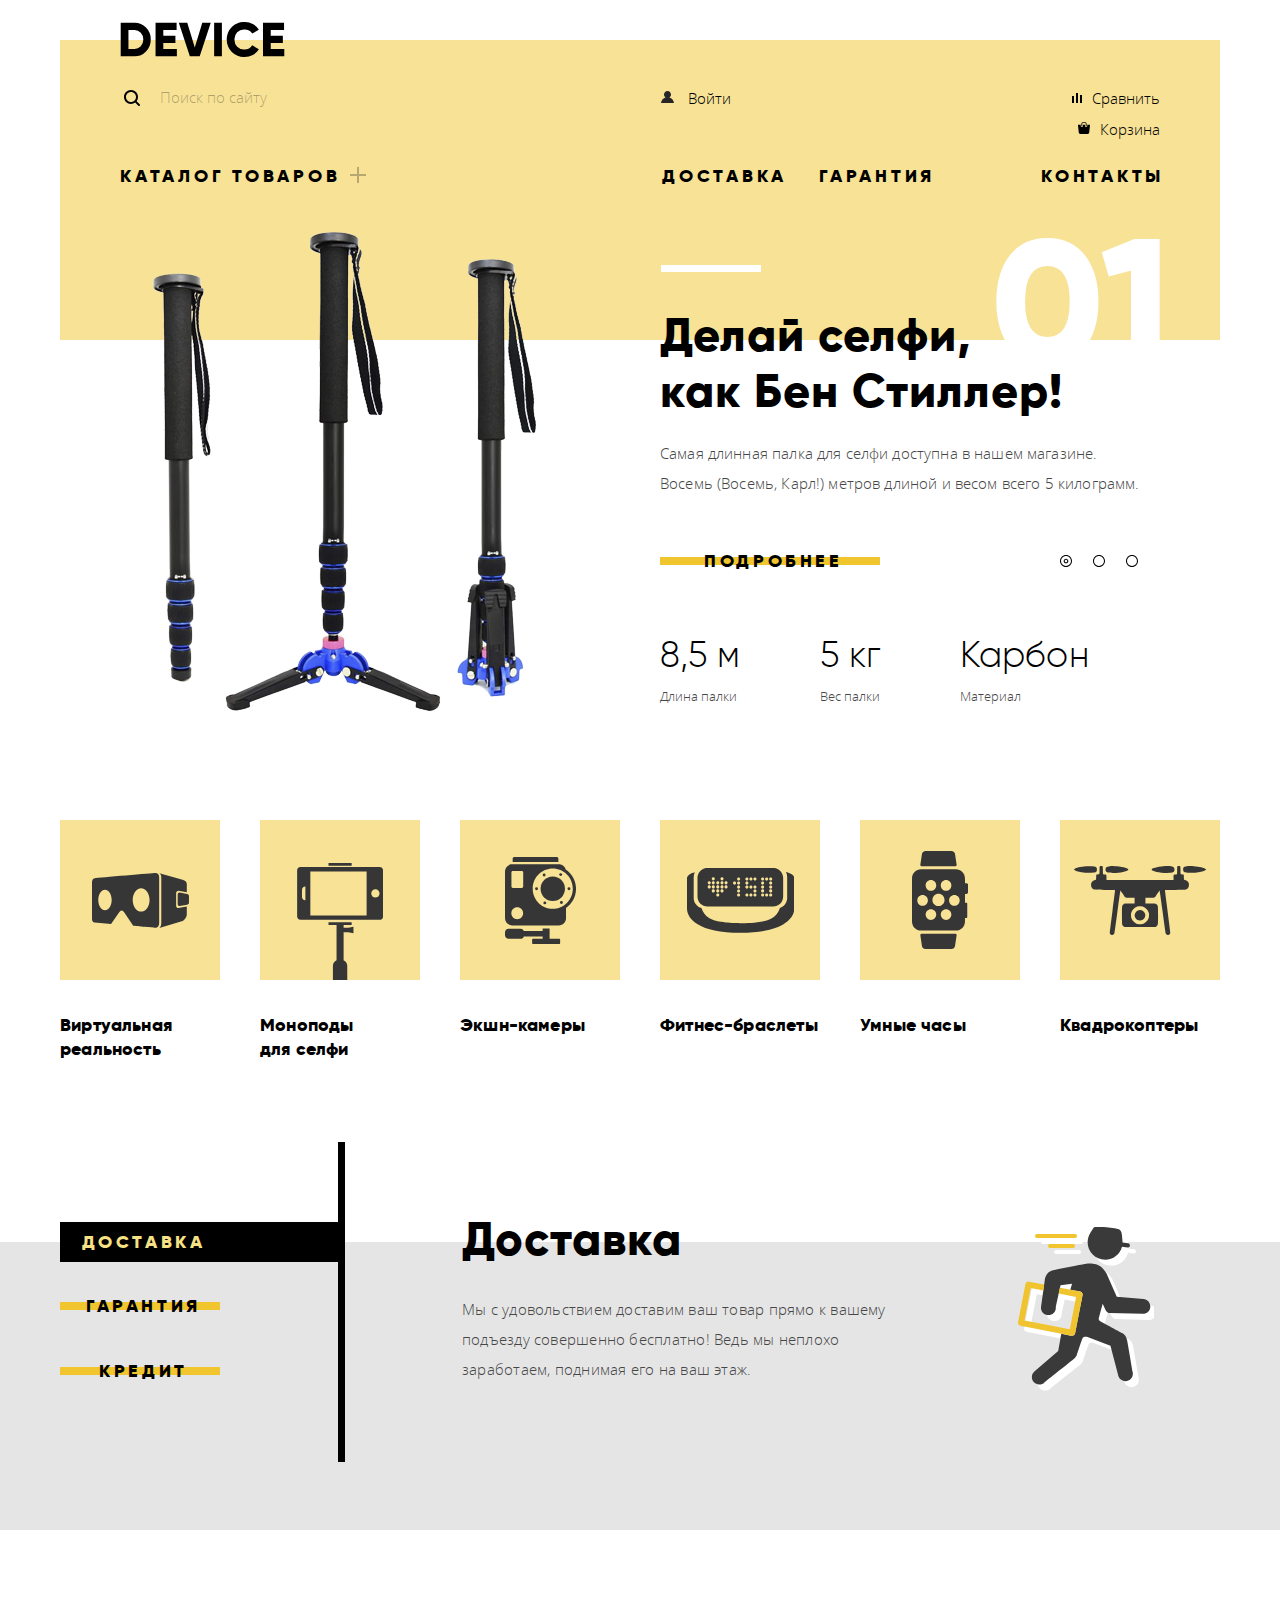
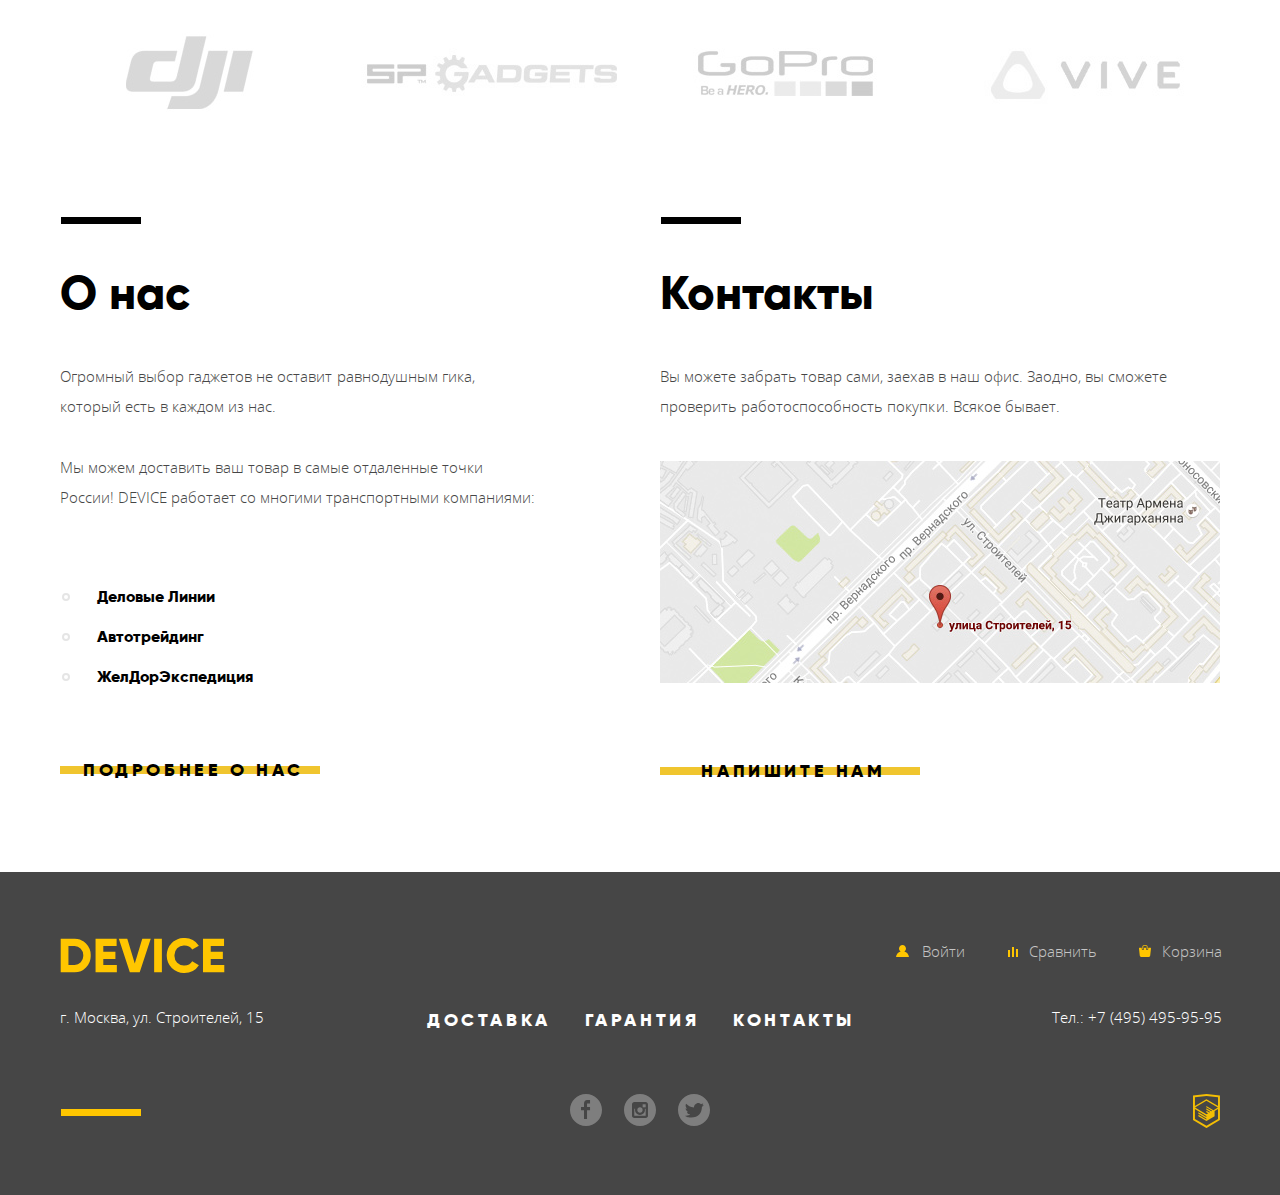
<file: index.html>
<!DOCTYPE html>
<html lang="ru">
  <head>
    <meta charset="utf-8">
    <title>HTML Academy: Девайс</title>
    <meta name="keywords" content="device каталог селфи доставка контакты гарантия htmlacademy">
    <meta name="description" 
          content="Всегда мечтали делать селфи, как Бен Стиллер!? 
                   Не хватает аксессуаров!? Тогда вам к нам!!">
    <link href="css/normalize.css" rel="stylesheet">
    <link href="css/style-min.css" rel="stylesheet">
  </head>
  <body>
    <div class="content-container">
      <header class="page-header">
        <div class="page-header-logo">
          <a class="main-logo header-logo">
            <svg xmlns="http://www.w3.org/2000/svg" width="165" height="35" viewBox="0 0 163.281 34.938" aria-label="Device logo">
              <path id="header-logo" class="cls-1" d="M199.58,21.911v33.6h13.532a15.723,15.723,0,0,0,11.72-4.824,16.464,16.464,0,0,0,4.712-11.976,16.465,16.465,0,0,0-4.712-11.976,15.723,15.723,0,0,0-11.72-4.824H199.58Zm7.733,26.208V29.3h5.8a8.648,8.648,0,0,1,6.5,2.568,9.412,9.412,0,0,1,2.489,6.84,9.41,9.41,0,0,1-2.489,6.84,8.646,8.646,0,0,1-6.5,2.568h-5.8Zm34.8-5.952h12.082v-7.3H242.109V29.3H255.4V21.911H234.376v33.6h21.265V48.119H242.109V42.167Zm36.343,13.344,11.019-33.6h-8.458l-7.491,24.72-7.491-24.72h-8.457l11.019,33.6h9.859Zm14.4,0h7.733v-33.6h-7.733v33.6Zm38.615-1.416a15.514,15.514,0,0,0,6.041-5.688l-6.67-3.84a7.488,7.488,0,0,1-3.165,3.024,9.874,9.874,0,0,1-4.664,1.1,9.594,9.594,0,0,1-7.177-2.736,9.907,9.907,0,0,1-2.682-7.248,9.908,9.908,0,0,1,2.682-7.248,9.594,9.594,0,0,1,7.177-2.736,9.914,9.914,0,0,1,4.64,1.08,7.6,7.6,0,0,1,3.189,3.048l6.67-3.84a15.881,15.881,0,0,0-6.09-5.688,17.419,17.419,0,0,0-8.409-2.088,17.12,17.12,0,0,0-17.592,17.472A17.12,17.12,0,0,0,323.01,56.183,17.519,17.519,0,0,0,331.468,54.095Zm17.881-11.928h12.082v-7.3H349.349V29.3h13.29V21.911H341.617v33.6h21.264V48.119H349.349V42.167Z" transform="translate(-199.594 -21.25)"></path>
            </svg>
          </a>
        </div>

        <div class="page-header-up">  
          <form class="search" method="get" action="https://barbershop.ru/search">            
            <label class="visually-hidden visually-hidden-even-for-ie-11" for="search-field">Поиск по сайту</label>
            <input class="search-field" type="search" name="search" id="search-field" placeholder="Поиск по сайту">
            <button class="search-button" type="submit">Найти</button>
          </form>

          <ul class="page-header-authorization">
            <li><a href="login" class="login-link">Войти</a></li>
          </ul>

          <ul class="page-header-cart-operations">
            <li><a href="compare.html" class="compare-link">Сравнить</a></li>
            <li><a href="cart.html" class="cart-link">Корзина</a></li>
          </ul>
        </div>

        <nav class="site-navigation">
          <ul class="site-navigation-catalog">
            <li class="catalog-menu-popup-section">
              <a href="catalog.html" class="catalog-menu-popup-link">Каталог товаров</a>
              <div class="catalog-menu-popup-background-wrapper">
                <ul class="catalog-menu-popup">
                  <li class="catalog-menu-popup-item"><a href="catalog/vr.html">Виртуальная реальность</a></li>
                  <li class="catalog-menu-popup-item"><a href="catalog/monopods.html">Моноподы для селфи</a></li>
                  <li class="catalog-menu-popup-item"><a href="catalog/action-cameras.html">Экшн-камеры</a></li>
                  <li class="catalog-menu-popup-item"><a href="catalog/fitnes-bracelets.html">Фитнес-браслеты</a></li>
                  <li class="catalog-menu-popup-item"><a href="catalog/smart-watches.html">Умные часы</a></li>
                  <li class="catalog-menu-popup-item"></li>
                  <li class="catalog-menu-popup-item"><a href="catalog/quadcopters.html">Квадрокоптеры</a></li>
                </ul>
              </div>
            </li>
            <li><a href="delivery.html">Доставка</a></li>
            <li><a href="warranty.html">Гарантия</a></li>
            <li><a href="contacts.html">Контакты</a></li>
          </ul>
        </nav>
      </header>
    </div>

    <main>
      <h1 class="visually-hidden">Главная страница Device</h1>
      
      <div class="content-container">
        <section class="featured-products">
          <h2 class="visually-hidden">Модные товары</h2>
          
          <input class="slider-input"
                 type="radio"
                 name="slider-button"
                 id="btn-slider-1" checked>
          <input class="slider-input"
                 type="radio"
                 name="slider-button"
                 id="btn-slider-2">
          <input class="slider-input"
                 type="radio"
                 name="slider-button"
                 id="btn-slider-3">
          <div class="featured-products-slider">
            <ul class="featured-products-list">
              <li class="featured-products-list-item">
                <h3 class="visually-hidden">Самая длинная селфи-палка</h3>

                <div class="featured-products-list-item-content">
                  <div class="featured-products-list-image">
                    <img src="img/index/slider-1.png" alt="Самая длинная палка для селфи" width="384" height="486">
                  </div>
                  <div class="featured-products-list-item-content-description">
                    <p class="featured-products-list-item-promo">Делай селфи, как&nbsp;Бен&nbsp;Стиллер!</p>
                    <p class="featured-products-list-item-info">
                      Самая длинная палка для селфи доступна в нашем магазине. Восемь (Восемь, Карл!) метров длиной и весом всего 5 килограмм.
                    </p>
                    <ul class="featured-products-list-item-factors">
                      <li><strong>8,5 м</strong><span class="list-item-factors-description">Длина палки</span></li>
                      <li><strong>5 кг</strong><span class="list-item-factors-description">Вес палки</span></li>
                      <li><strong>Карбон</strong><span class="list-item-factors-description">Материал</span></li>
                    </ul>
                    
                    <div class="featured-products-list-item-controls">
                      <a class="button slider-button" href="/products/4">Подробнее</a> 
                      <div class="featured-products-list-slider-controls current-slider">
                        <ul>
                          <li class="slider-control">
                            <label class="slider-label slider-label-1" for="btn-slider-1" tabindex="0"><span class="visually-hidden">Выбрать первый слайдер</span></label>
                          </li>
                          <li class="slider-control">
                            <label class="slider-label slider-label-2" for="btn-slider-2" tabindex="0"><span class="visually-hidden">Выбрать второй слайдер</span></label>
                          </li>
                          <li class="slider-control">
                            <label class="slider-label slider-label-3" for="btn-slider-3" tabindex="0"><span class="visually-hidden">Выбрать третий слайдер</span></label>
                          </li>
                        </ul>
                      </div>
                    </div>
                  </div>
                </div>
              </li>

              <li class="featured-products-list-item visually-hidden">
                <h3 class="visually-hidden">Умные часы</h3>

                <div class="featured-products-list-item-content">
                  <div class="featured-products-list-image">
                    <img class="feture-products-list-image" src="img/index/slider-2.png" alt="Умные часы" width="345" height="485">
                  </div>
                  <div class="featured-products-list-item-content-description">
                    <p class="featured-products-list-item-promo">Худеем &nbsp;&nbsp;&nbsp;&nbsp;&nbsp; правильно!</p>
                    <p class="featured-products-list-item-info">
                      Мотивирующие фитнес-браслеты помогут найти в себе силы не&nbsp;пропускать занятия и соблюдать диету.
                    </p>
                    <ul class="featured-products-list-item-factors">
                      <li><strong>48 часов</strong><span class="list-item-factors-description">Без подзарядки</span></li>
                    </ul>
                    
                    <div class="featured-products-list-item-controls">
                      <a class="button slider-button" href="/products/4">Подробнее</a>
                      <div class="featured-products-list-slider-controls">
                        <ul>
                          <li class="slider-control">
                            <label class="slider-label slider-label-1" for="btn-slider-1" tabindex="0"><span class="visually-hidden">Выбрать первый слайдер</span></label>
                          </li>
                          <li class="slider-control">
                            <label class="slider-label slider-label-2" for="btn-slider-2" tabindex="0"><span class="visually-hidden">Выбрать второй слайдер</span></label>
                          </li>
                          <li class="slider-control">
                            <label class="slider-label slider-label-3" for="btn-slider-3" tabindex="0"><span class="visually-hidden">Выбрать третий слайдер</span></label>
                          </li>
                        </ul>
                      </div>
                    </div>
                  </div>
                </div>
              </li>

              <li class="featured-products-list-item visually-hidden">
                <h3 class="visually-hidden">Квадрокоптер</h3>

                <div class="featured-products-list-item-content">
                  <div class="featured-products-list-image">
                    <img class="feture-products-list-image" src="img/index/slider-3.png" alt="Квадрокоптер" width="526" height="334">
                  </div>
                  <div class="featured-products-list-item-content-description">
                    <p class="featured-products-list-item-promo">Порхает как бабочка, жалит как пчела!</p>
                    <p class="featured-products-list-item-info">
                      Этот обычный, на первый взгляд, квадрокоптер оснащен мощным&nbsp;лазером, замаскированным под стандартную камеру.
                    </p>
                    <ul class="featured-products-list-item-factors">
                      <li><strong>800 м</strong><span class="list-item-factors-description">Дальность полета</span></li>
                      <li><strong>50 м</strong><span class="list-item-factors-description">Радиус поражения</span></li>
                    </ul>
                    
                    <div class="featured-products-list-item-controls">
                      <a class="button slider-button" href="/products/4">Подробнее</a> 
                      <div class="featured-products-list-slider-controls">
                        <ul>
                          <li class="slider-control">
                            <label class="slider-label slider-label-1" for="btn-slider-1" tabindex="0"><span class="visually-hidden">Выбрать первый слайдер</span></label>
                          </li>
                          <li class="slider-control">
                            <label class="slider-label slider-label-2" for="btn-slider-2" tabindex="0"><span class="visually-hidden">Выбрать второй слайдер</span></label>
                          </li>
                          <li class="slider-control">
                            <label class="slider-label slider-label-3" for="btn-slider-3" tabindex="0"><span class="visually-hidden">Выбрать третий слайдер</span></label>
                          </li>
                        </ul>
                      </div>
                    </div>
                  </div>
                </div>
              </li>
            </ul>
          </div>
        </section>

        <section class="popular-categories-links">
          <h2 class="visually-hidden">Популярные категории товаров</h2>

          <ul class="popular-categories-links-list">
            <li>
              <a class="category-link" href="/catalog?category=vr">
                <div class="category-link-image-container">
                  <img class="popular-category-image" src="img/index/vr-category.svg" alt="Категория товаров VR" width="97" height="55">
                </div>
                <p class="category-link-description">Виртуальная реальность</p>
              </a>
            </li>
            <li>
              <a class="category-link" href="/catalog?category=monopods">
                <div class="category-link-image-container">
                  <img class="popular-category-image bottom-align" src="img/index/monopods-category.svg" alt="Категория товаров Моноподы для селфи" width="86" height="117">
                </div>
                <p class="category-link-description">Моноподы для&nbsp;селфи</p>
              </a>
            </li>
            <li>
              <a class="category-link" href="/catalog?category=action-cameras">
                <div class="category-link-image-container">
                  <img class="popular-category-image" src="img/index/action-cameras-category.svg" alt="Категория товаров Экшн-камеры" width="71" height="87">
                </div>
                <p class="category-link-description">Экшн-камеры</p>
              </a>
            </li>
            <li>
              <a class="category-link" href="/catalog?category=fitness-bracelets">
                <div class="category-link-image-container">
                  <img class="popular-category-image" src="img/index/fitness-bracelets-category.svg" alt="Категория товаров Фитнес-браслеты" width="107" height="65">
                </div>
                <p class="category-link-description">Фитнес-браслеты</p>
              </a>
            </li>
            <li>
              <a class="category-link" href="/catalog?category=smart-watches">
                <div class="category-link-image-container">
                  <img class="popular-category-image" src="img/index/smart-watches-category.svg" alt="Категория товаров Умные часы" width="56" height="98">
                </div>
                <p class="category-link-description">Умные часы</p>
              </a>
            </li>
            <li>
              <a class="category-link" href="/catalog?category=quadrocopters">
                <div class="category-link-image-container">
                  <img class="popular-category-image" src="img/index/quadrocopters-category.svg" alt="Категория товаров Квадрокоптеры" width="132" height="69">
                </div>
                <p class="category-link-description">Квадрокоптеры</p>
              </a>
            </li>
          </ul>
        </section>
      </div>
      
      <div class="service-section-background">
        <div class="content-container">
          <section class="services">
            <h2 class="visually-hidden">Сервисы</h2>

            <input class="services-input"
                   type="radio"
                   name="services-control-button"
                   id="btn-services-delivery"
                   checked>
            <input class="services-input"
                   type="radio"
                   name="services-control-button"
                   id="btn-services-warranty">
            <input class="services-input"
                   type="radio"
                   name="services-control-button"
                   id="btn-services-credit">
            
            <ul class="services-links-list">
              <li>
                <label class="button service-button delivery-button" for="btn-services-delivery" tabindex="0">Доставка</label>
              </li>
              <li>
                <label class="button service-button warranty-button" for="btn-services-warranty" tabindex="0">Гарантия</label>
              </li>
              <li>
                <label class="button service-button credit-button" for="btn-services-credit" tabindex="0">Кредит</label>
              </li>
            </ul>

            <ul class="services-list">
              <li class="services-list-item delivery-service hiding-class">
                <div class="service-description">
                  <div class="service-description-container">
                    <h3>Доставка</h3>
                    <p class="service-description-text">
                      Мы с удовольствием доставим ваш товар прямо к вашему подъезду совершенно бесплатно! Ведь мы неплохо заработаем, поднимая его на ваш этаж.
                    </p>
                  </div>
                  <div class="service-image-container">
                    <img class="service-icon delivery-icon" src="img/index/delivery.svg" alt="Доставка" width="136" height="164">
                  </div>
                </div>
              </li>
              <li class="services-list-item warranty-service hiding-class truly-hidden">
                <div class="service-description">
                  <div class="service-description-container">
                    <h3>Гарантия</h3>
                    <p class="service-description-text">
                      Если из-за возгорания купленного у нас товара у вас сгорит дом — не переживайте, мы выдадим вам новый. Товар,&nbsp;не&nbsp;дом, конечно же.
                    </p>
                  </div>
                  <div class="service-image-container">
                    <img class="service-icon warranty-icon" src="img/index/warranty.svg" alt="Гарантия" width="171" height="194">
                  </div>
                </div>
              </li>
              <li class="services-list-item credit-service hiding-class truly-hidden">
                <div class="service-description">
                  <div class="service-description-container">
                    <h3>Кредит</h3>
                    <p class="service-description-text">
                      Залезть в долговую яму стало проще! Кредитные консультанты подберут для вас наиболее выгодные условия&nbsp;кредита. Выгодные для нашего банка, разумеется.
                    </p>
                  </div>
                  <div class="service-image-container">
                    <img class="service-icon credit-icon" src="img/index/credit.svg" alt="Кредит" width="156" height="186">
                  </div>
                </div>
              </li>
            </ul>
          </section>
        </div>
      </div>
  
      <div class="content-container">
        <section class="partners">
          <h2 class="visually-hidden">Наши Партнеры</h2>

          <ul class="partners-list">
            <li>
              <a class="partners-list-link dji-link" href="https://www.dji.com/ru">
                <img class="partners-list-link-image" src="img/index/dji-logo.jpg" alt="Наш партнер DJI" width="260" height="100">
              </a>
            </li>
            <li>
              <a class="partners-list-link sp-gadgets-link" href="http://www.sp-gadgets.com/">
                <img class="partners-list-link-image" src="img/index/sp-gadgets-logo.jpg" alt="Наш партнер SP Gadgets" width="260" height="100">
              </a>
            </li>
            <li>
              <a class="partners-list-link gopro-link" href="https://gopro.com/">
                <img class="partners-list-link-image" src="img/index/gopro-logo.jpg" alt="Наш партнер GoPro" width="260" height="100">
              </a>
            </li>
            <li>
              <a class="partners-list-link vive-link" href="https://www.vive.com/">
                <img class="partners-list-link-image" src="img/index/vive-logo.jpg" alt="Наш партнер Vive" width="260" height="100">
              </a>
            </li>
          </ul>
        </section>

        <div class="index-columns">
          <section class="about-us">
            <h2 class="about-us-headline">О нас</h2>

            <p class="about-us-info-choice-ad">
              Огромный выбор гаджетов не оставит равнодушным гика,
              который есть в каждом из нас.
            </p>

            <p class="about-us-info-delivery-ad">
              Мы можем доставить ваш товар в самые отдаленные точки России!
              DEVICE работает со многими транспортными компаниями:
            </p>

            <ul class="about-us-delivery-companies">
              <li>Деловые Линии</li>
              <li>Автотрейдинг</li>
              <li>ЖелДорЭкспедиция</li>
            </ul>

            <a class="button about-us-button" href="aboutus.html">Подробнее о нас</a>
          </section>

          <section class="contacts">
            <h2 class="contacts-headline">Контакты</h2>

            <p class="contacts-visit-reason">
              Вы можете забрать товар сами, заехав в наш офис. 
              Заодно, вы сможете проверить работоспособность покупки. Всякое бывает.
            </p>
            
            <div class="contacts-map">
              <a class="map-widget-link" href="https://www.google.com/maps/place/%D1%83%D0%BB.+%D0%A1%D1%82%D1%80%D0%BE%D0%B8%D1%82%D0%B5%D0%BB%D0%B5%D0%B9,+15,+%D0%9C%D0%BE%D1%81%D0%BA%D0%B2%D0%B0,+119311/@55.687034,37.5274293,17z/data=!3m1!4b1!4m5!3m4!1s0x46b54cf65f5c8955:0x694710ccd55501e!8m2!3d55.687031!4d37.529618" aria-label="Офис компании по адресу ул. Строителей 15, Москва">
                <img class="map-widget-img" 
                     src="img/index/index-map.jpg"
                     width="560"
                     height="222"
                     alt="Офис компании по адресу ул. Строителей 15,
                          Москва">
              </a>
            </div>

            <a class="button contact-us-link" href="contactus.html">Напишите нам</a>
          </section>
        </div>
      </div>
    </main>

    <footer class="page-footer">
      <div class="content-container">
        <div class="page-footer-top">
          <a class="main-logo footer-logo">
            <svg xmlns="http://www.w3.org/2000/svg" width="165" height="35" viewBox="0 0 163.281 34.938" aria-label="Device logo">
              <path id="footer-logo" class="cls-1" d="M199.58,21.911v33.6h13.532a15.723,15.723,0,0,0,11.72-4.824,16.464,16.464,0,0,0,4.712-11.976,16.465,16.465,0,0,0-4.712-11.976,15.723,15.723,0,0,0-11.72-4.824H199.58Zm7.733,26.208V29.3h5.8a8.648,8.648,0,0,1,6.5,2.568,9.412,9.412,0,0,1,2.489,6.84,9.41,9.41,0,0,1-2.489,6.84,8.646,8.646,0,0,1-6.5,2.568h-5.8Zm34.8-5.952h12.082v-7.3H242.109V29.3H255.4V21.911H234.376v33.6h21.265V48.119H242.109V42.167Zm36.343,13.344,11.019-33.6h-8.458l-7.491,24.72-7.491-24.72h-8.457l11.019,33.6h9.859Zm14.4,0h7.733v-33.6h-7.733v33.6Zm38.615-1.416a15.514,15.514,0,0,0,6.041-5.688l-6.67-3.84a7.488,7.488,0,0,1-3.165,3.024,9.874,9.874,0,0,1-4.664,1.1,9.594,9.594,0,0,1-7.177-2.736,9.907,9.907,0,0,1-2.682-7.248,9.908,9.908,0,0,1,2.682-7.248,9.594,9.594,0,0,1,7.177-2.736,9.914,9.914,0,0,1,4.64,1.08,7.6,7.6,0,0,1,3.189,3.048l6.67-3.84a15.881,15.881,0,0,0-6.09-5.688,17.419,17.419,0,0,0-8.409-2.088,17.12,17.12,0,0,0-17.592,17.472A17.12,17.12,0,0,0,323.01,56.183,17.519,17.519,0,0,0,331.468,54.095Zm17.881-11.928h12.082v-7.3H349.349V29.3h13.29V21.911H341.617v33.6h21.264V48.119H349.349V42.167Z" transform="translate(-199.594 -21.25)"></path>
            </svg>
          </a>

          <div class="footer-top-right-column">
            <ul class="page-footer-authorization">
              <li>
                <a href="login.html" class="footer-link footer-login-link">
                  <div class="footer-icon-picture user-icon">
                    <svg class="footer-top-icon" version="1.1" id="user-icon" xmlns="http://www.w3.org/2000/svg" xmlns:xlink="http://www.w3.org/1999/xlink" x="0px" y="0px"
                         width="13px" height="12px" viewBox="0 0 13 12" enable-background="new 0 0 13 12" xml:space="preserve">
                      <path d="M0.032,12h12.937c-0.163-2.643-2.074-4.837-4.671-5.543C9.306,5.846,9.985,4.75,9.985,3.485
                      C9.985,1.561,8.425,0,6.5,0S3.015,1.561,3.015,3.485c0,1.264,0.68,2.361,1.688,2.972C2.106,7.163,0.194,9.357,0.032,12z"></path>
                    </svg>
                  </div>
                  <p class="footer-link-description">Войти</p>
                </a>
              </li>
            </ul>

            <ul class="page-footer-cart-operations">
              <li>
                <a href="compare.html" class="footer-link footer-compare-link">
                  <div class="footer-icon-picture compare-icon">
                    <svg class="footer-top-icon" version="1.1" id="compare-icon" xmlns="http://www.w3.org/2000/svg" xmlns:xlink="http://www.w3.org/1999/xlink" x="0px" y="0px"
                         width="10px" height="10px" viewBox="0 0 10 10" enable-background="new 0 0 10 10" xml:space="preserve">
                      <rect x="8" y="2" width="1.984" height="8"></rect>
                      <rect y="3" width="1.984" height="7"></rect>
                      <rect x="4" width="2" height="10"></rect>
                    </svg>
                  </div>
                  <p class="footer-link-description">Сравнить</p>
                </a>
              </li>
              <li>
                <a href="cart.html" class="footer-link footer-cart-link">
                  <div class="footer-icon-picture cart-icon">
                    <svg class="footer-top-icon" version="1.1" id="cart-icon" xmlns="http://www.w3.org/2000/svg" xmlns:xlink="http://www.w3.org/1999/xlink" x="0px" y="0px"
                         width="12px" height="12px" viewBox="0 0 12 12" enable-background="new 0 0 12 12" xml:space="preserve">
                      <g>
                        <path d="M11.864,3.017c-0.082-0.098-0.203-0.154-0.327-0.154H9.225V4.09c0,0.563-0.484,1.022-1.08,1.022
                          c-0.594,0-1.078-0.458-1.078-1.022V2.863H4.909V4.09c0,0.563-0.485,1.022-1.08,1.022c-0.595,0-1.078-0.458-1.078-1.022V2.863H0.438
                          c-0.125,0-0.243,0.056-0.327,0.154C0.028,3.115-0.012,3.245,0.003,3.375l0.776,7.134c0.015,0.806,0.642,1.455,1.411,1.455h7.595
                          c0.77,0,1.396-0.649,1.411-1.455l0.776-7.134C11.987,3.245,11.946,3.115,11.864,3.017z"></path>
                        <path d="M3.829,4.499c0.239,0,0.433-0.184,0.433-0.409V1.84c0-0.632,0.672-1.022,1.295-1.022h1.079
                          c0.655,0,1.078,0.401,1.078,1.022v2.25c0,0.225,0.194,0.409,0.431,0.409c0.239,0,0.433-0.184,0.433-0.409V1.84
                          C8.577,0.773,7.761,0,6.636,0H5.557C4.367,0,3.398,0.826,3.398,1.84v2.25C3.398,4.315,3.592,4.499,3.829,4.499z"></path>
                      </g>
                    </svg>
                  </div>
                  <p class="footer-link-description">Корзина</p>
                </a>
              </li>
            </ul>
          </div>
        </div>

        <div class="page-footer-middle">
          <p class="page-footer-address">
            г. Москва, ул. Строителей, 15
          </p>

          <ul class="page-footer-site-navigation">
            <li><a href="delivery.html">Доставка</a></li>
            <li><a href="warranty.html">Гарантия</a></li>
            <li><a href="contactus.html">Контакты</a></li>
          </ul>

          <p class="page-footer-phone-number">
            Тел.: +7 (495) 495-95-95
          </p>
        </div>

        <div class="page-footer-bottom">
          <div class="page-footer-bottom-right-column">
            <ul class="page-footer-social">
              <li>
                  <a class="facebook-social-button" href="https://www.facebook.com/" target="_blank"><span class="visually-hidden">VK</span>
                  <svg class="social-icon" version="1.1" xmlns="http://www.w3.org/2000/svg" xmlns:xlink="http://www.w3.org/1999/xlink" x="0px" y="0px"
                       width="32px" height="32px" viewBox="0 0 32 32" enable-background="new 0 0 32 32" xml:space="preserve">
                    <path fill="#FFFFFF" d="M16,0C7.164,0,0,7.163,0,16s7.164,16,16,16c8.837,0,16-7.164,16-16S24.837,0,16,0z M20.062,9.455h-3.021
                      v3.444h3.021v3.445h-3.021v8.61h-3.021v-8.61H11v-3.445h3.021V9.455c0-1.902,1.353-3.445,3.021-3.445h3.021V9.455z"></path>
                  </svg>
                </a>
              </li>
              <li>
                <a class="instagram-social-button" href="https://www.instagram.com/" target="_blank"><span class="visually-hidden">Facebook</span>
                  <svg class="social-icon" version="1.1" xmlns="http://www.w3.org/2000/svg" xmlns:xlink="http://www.w3.org/1999/xlink" x="0px" y="0px"
                       width="32px" height="32px" viewBox="0 0 32 32" enable-background="new 0 0 32 32" xml:space="preserve">
                    <g>
                      <path fill="#FFFFFF" d="M20.916,16c0,2.728-2.211,4.938-4.938,4.938S11.039,18.728,11.039,16c0-0.394,0.051-0.773,0.138-1.14
                        h-0.897v6.838h11.396V14.86h-0.897C20.865,15.227,20.916,15.606,20.916,16z"></path>
                      <path fill="#FFFFFF" d="M15.978,18.659c1.466,0,2.659-1.193,2.659-2.659s-1.193-2.659-2.659-2.659
                        c-1.466,0-2.659,1.193-2.659,2.659S14.511,18.659,15.978,18.659z"></path>
                      <rect x="18.637" y="10.302" fill="#FFFFFF" width="3.039" height="3.039"></rect>
                      <path fill="#FFFFFF" d="M16,0C7.164,0,0,7.164,0,16c0,8.837,7.164,16,16,16c8.837,0,16-7.163,16-16C32,7.164,24.837,0,16,0z
                         M23.955,21.698c0,1.254-1.025,2.279-2.279,2.279H10.279C9.026,23.978,8,22.952,8,21.698V10.302c0-1.253,1.026-2.279,2.279-2.279
                        h11.396c1.254,0,2.279,1.026,2.279,2.279V21.698z"></path>
                    </g>
                  </svg>
                </a>
              </li>
              <li>
                <a class="twitter-social-button" href="https://twitter.com/?lang=ru" target="_blank"><span class="visually-hidden">Twitter</span>
                  <svg class="social-icon" version="1.1" xmlns="http://www.w3.org/2000/svg" xmlns:xlink="http://www.w3.org/1999/xlink" x="0px" y="0px" width="32px"
                       height="32px" viewBox="0 0 32 32" enable-background="new 0 0 32 32" xml:space="preserve">
                    <g id="Layer_1">
                    </g>
                    <g id="Layer_2">
                      <path fill="#FFFFFF" d="M16,0C7.164,0,0,7.164,0,16c0,8.837,7.164,16,16,16c8.837,0,16-7.163,16-16C32,7.164,24.837,0,16,0z
                         M23.944,12.809c-0.251,6.516-3.463,10.832-10.992,10.702c-0.14,0-0.205,0-0.233,0c-0.015,0-0.021,0-0.021,0
                        c-0.029,0-0.094,0-0.232,0c-0.447,0-4.543-0.443-5.344-1.823c2.479,0.19,4.247-0.406,5.12-1.136
                        c-1.048-0.289-2.923-0.461-3.251-2.848c0.384,0.104,0.618,0.221,1.299,0.113c-1.307-0.824-2.758-1.519-2.679-3.643
                        c0.311,0.317,1.164,0.518,1.46,0.457c-0.768-0.233-2.149-3.244-0.974-4.781c1.984,1.79,4.075,3.482,7.804,3.643
                        c0.227-2.214,1.24-3.699,3.168-4.325c1.84-0.479,3.255,0.26,3.901,1.138c0.737-0.224,1.453-0.466,2.193-0.685
                        c-0.004,0.833-0.569,1.463-0.935,1.709c0.747,0.165,1.423-0.475,1.423-0.475C25.467,11.818,24.557,12.58,23.944,12.809z"></path>
                    </g>
                  </svg>
                </a>
              </li>
            </ul>

            <p class="page-footer-copyright">
              <a class="htmlacademy-copyright"
                 href="https://htmlacademy.ru/intensive/htmlcss" 
                 target="_blank">
                <span class="visually-hidden">HTML Academy</span>
                <svg class="footer-copyright-image" version="1.1" xmlns="http://www.w3.org/2000/svg" xmlns:xlink="http://www.w3.org/1999/xlink" x="0px" y="0px" width="26.943px" height="34.09px" viewBox="0 0 26.943 34.09" 
                     enable-background="new 0 0 26.943 34.09" xml:space="preserve">
                  <path d="M13.62,0.017L13.472,0L0,1.412v24.661l13.473,8.017l13.43-7.99l0.042-0.025V1.412L13.62,0.017z M25.019,12.127L13.495,5.334 L13.494,5.23l-0.087,0.05l-0.088-0.056v0.109L1.925,12.118V3.147l11.548-1.212l11.547,1.212V12.127z M13.405,6.787L24.923,13.5 l-4.479,2.64l-7.093-4.221l-0.014,1.415l5.904,3.513l-0.86,0.507l-5.03-2.992l-0.014,1.415l3.827,2.275l-0.782,0.523l-3.031-1.787 l-0.014,1.413l1.853,1.091l-1.8,1.081L2.034,13.622L13.405,6.787z M1.925,15.127l11.411,6.791l0.016,1.044L5.41,18.234L5.395,19.65 l7.979,4.795l0.018,1.076l-7.973-4.74l-0.013,1.414l8.021,4.822l0.046,0.025l8.143-4.872l-0.011-5.177l3.415-2.036v10.021 L13.472,31.85L1.925,24.979V15.127z"></path>
                </svg>
              </a>
            </p>
          </div>
        </div>
      </div>
    </footer>

    <section class="modal modal-contact-us">
      <h2 class="visually-hidden">Форма Аутентификации</h2>
      
      <form class="contact-us-form" method="post" action="https://barbershop.ru/contact_us.html">
        <div class="contact-us-upper">
          <p>
            <label for="contact-us-name">Ваше имя:</label>
            <input class="contact-us-name contact-us-input-element contact-us-form-input"
                   type="text"
                   name="modal-name"
                   id="contact-us-name"
                   pattern="^\D*$"
                   placeholder="Имя Фамилия">
          </p>

          <p>
            <label for="contact-us-email">Ваш e-mail:</label>
            <input class="contact-us-email contact-us-input-element contact-us-form-input"
                   type="text"
                   name="modal-email"
                   id="contact-us-email"
                   pattern="^([a-zA-Z0-9_\-\.]+)@([a-zA-Z0-9_\-\.]+)\.([a-zA-Z]{2,5})$"
                   placeholder="email@example.com">
          </p>
        </div>

        <p>
          <label for="contact-us-text">Текст письма:</label>
          <textarea class="contact-us-text contact-us-input-element contact-us-form-input"
                    name="modal-text"
                    id="contact-us-text"
                    rows="5"
                    cols="80">В свободной форме
          </textarea>
        </p>

        <button class="button contact-us-button" type="submit">Отправить</button>
      </form>
      <button class="modal-close" type="button"><span class="visually-hidden">Закрыть форму аутентификации</span></button>
    </section>

    <section class="modal modal-map">
      <h2 class="visually-hidden">Как до нас добраться</h2>
      <iframe src="https://www.google.com/maps/embed?pb=!1m18!1m12!1m3!1d2249.1125488779976!2d37.52742931592807!3d55.687030980535816!2m3!1f0!2f0!3f0!3m2!1i1024!2i768!4f13.1!3m3!1m2!1s0x46b54cf65f5c8955%3A0x694710ccd55501e!2z0YPQuy4g0KHRgtGA0L7QuNGC0LXQu9C10LksIDE1LCDQnNC-0YHQutCy0LAsIDExOTMxMQ!5e0!3m2!1sru!2sru!4v1545055425127" width="960" height="559" style="border:0" allowfullscreen></iframe>
      <a class="modal-map-widget" href="https://www.google.com/maps">
        <img src="img/shared/popup-map.jpg"
             width="960"
             height="559"
             alt="Офис компании по адресу ул. Строителей 15,
                  Москва">
      </a>
      <button class="modal-close" type="button"><span class="visually-hidden">Закрыть карту</span></button>
    </section>

    <script src="js/script-min.js"></script>
  </body>
</html>
</file>
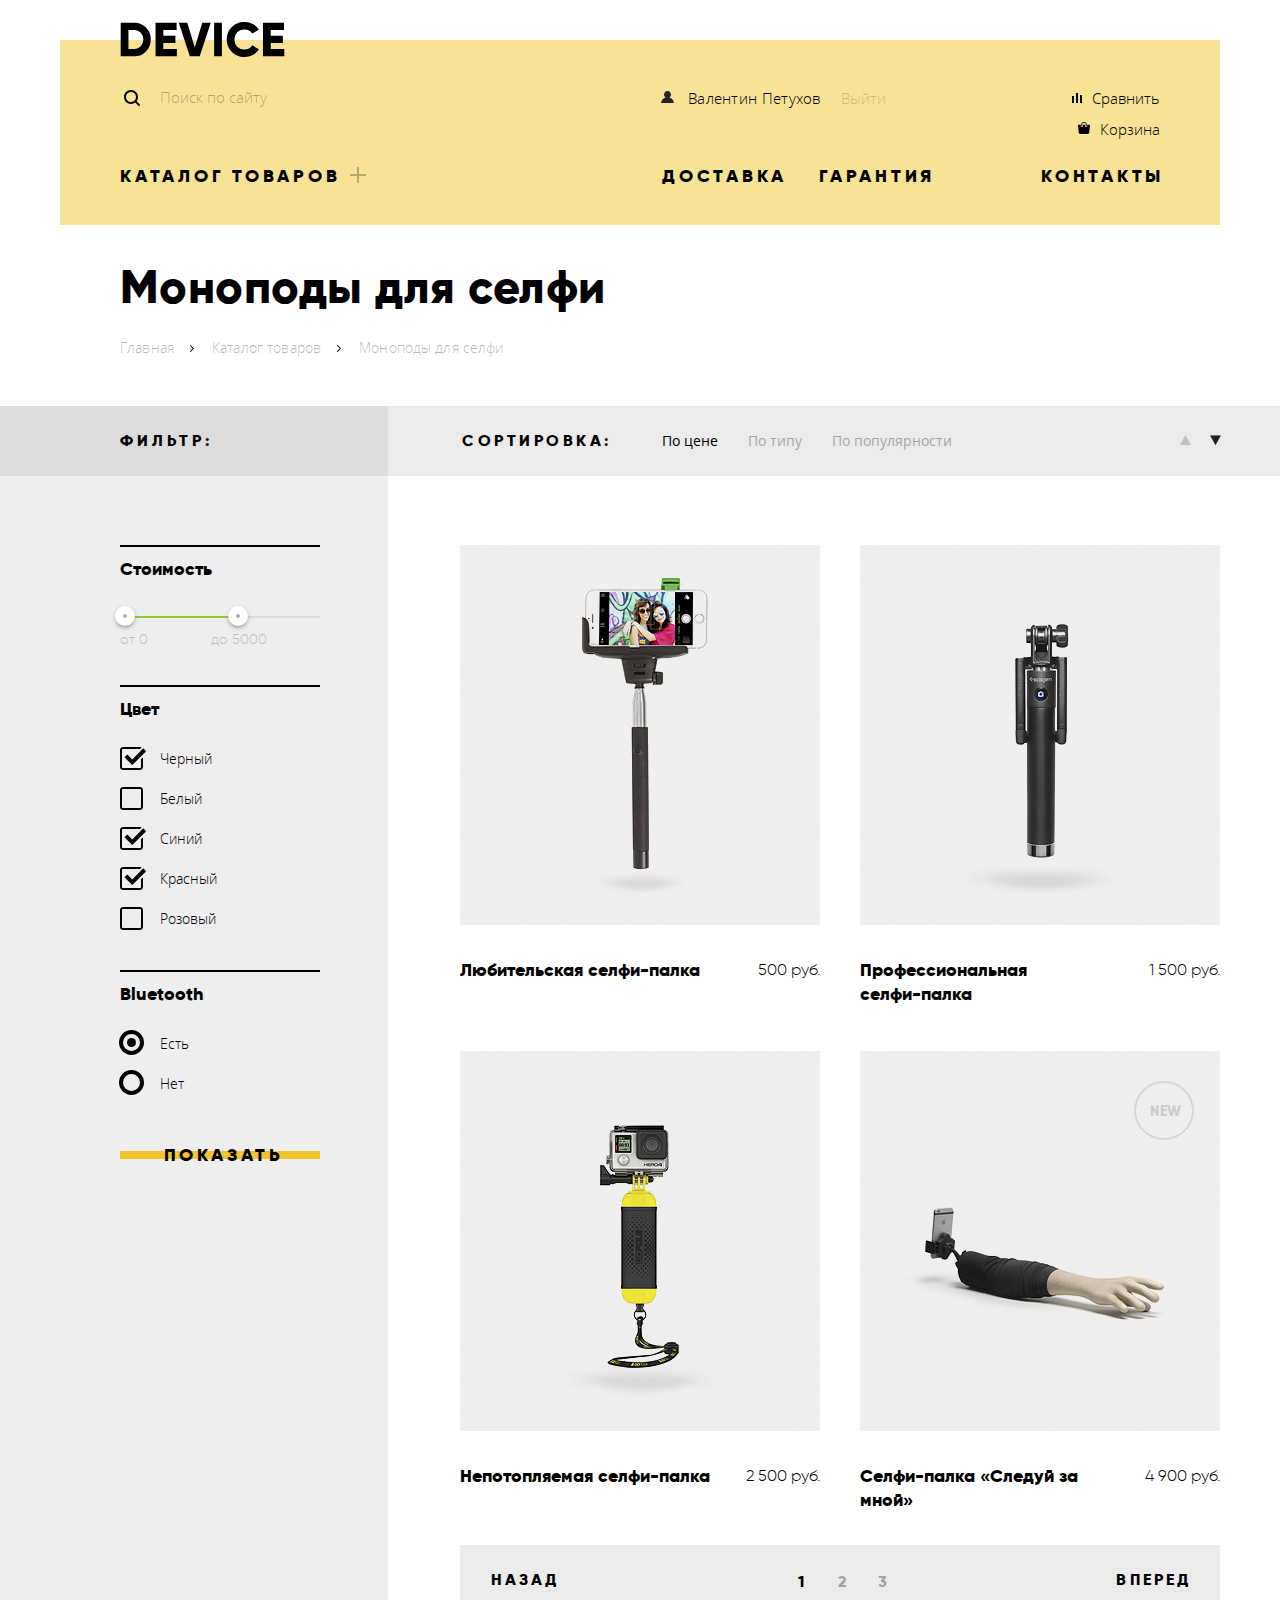
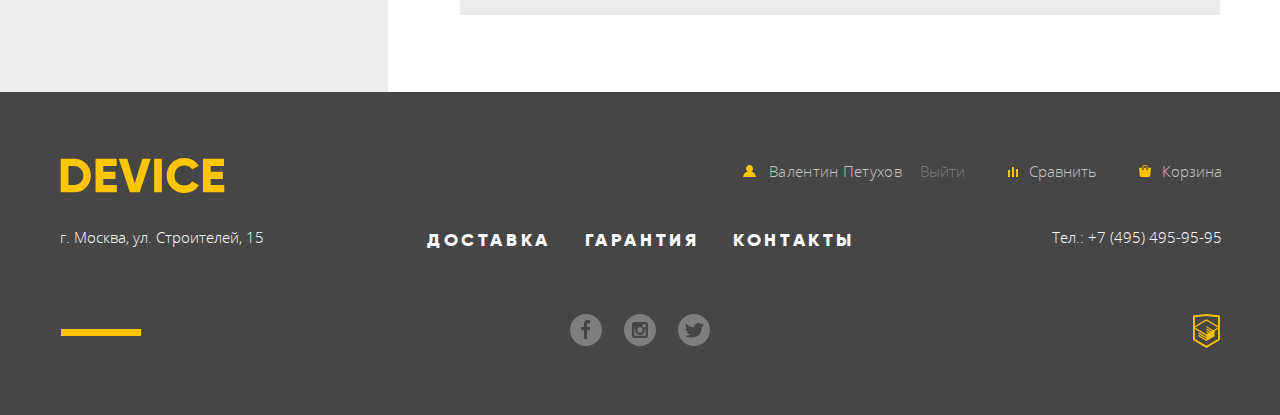
<file: catalog.html>
<!DOCTYPE html>
<html lang="ru">
  <head>
    <meta charset="utf-8">
    <title>HTML Academy: Девайс</title>
    <meta name="keywords" content="device каталог селфи доставка контакты гарантия htmlacademy">
    <meta name="description" 
          content="Всегда мечтали делать селфи, как Бен Стиллер!? 
                   Не хватает аксессуаров!? Тогда вам к нам!!">
    <link href="css/normalize.css" rel="stylesheet">
    <link href="css/style-min.css" rel="stylesheet">
  </head>
  <body class="catalog-page">
    <div class="content-container">
      <header class="page-header">
        <div class="page-header-logo">
          <a class="main-logo header-logo" href="index.html">
            <svg xmlns="http://www.w3.org/2000/svg" width="165" height="35" viewBox="0 0 163.281 34.938" aria-label="Device logo; Link to the main page">
              <path id="header-ogo" class="cls-1" d="M199.58,21.911v33.6h13.532a15.723,15.723,0,0,0,11.72-4.824,16.464,16.464,0,0,0,4.712-11.976,16.465,16.465,0,0,0-4.712-11.976,15.723,15.723,0,0,0-11.72-4.824H199.58Zm7.733,26.208V29.3h5.8a8.648,8.648,0,0,1,6.5,2.568,9.412,9.412,0,0,1,2.489,6.84,9.41,9.41,0,0,1-2.489,6.84,8.646,8.646,0,0,1-6.5,2.568h-5.8Zm34.8-5.952h12.082v-7.3H242.109V29.3H255.4V21.911H234.376v33.6h21.265V48.119H242.109V42.167Zm36.343,13.344,11.019-33.6h-8.458l-7.491,24.72-7.491-24.72h-8.457l11.019,33.6h9.859Zm14.4,0h7.733v-33.6h-7.733v33.6Zm38.615-1.416a15.514,15.514,0,0,0,6.041-5.688l-6.67-3.84a7.488,7.488,0,0,1-3.165,3.024,9.874,9.874,0,0,1-4.664,1.1,9.594,9.594,0,0,1-7.177-2.736,9.907,9.907,0,0,1-2.682-7.248,9.908,9.908,0,0,1,2.682-7.248,9.594,9.594,0,0,1,7.177-2.736,9.914,9.914,0,0,1,4.64,1.08,7.6,7.6,0,0,1,3.189,3.048l6.67-3.84a15.881,15.881,0,0,0-6.09-5.688,17.419,17.419,0,0,0-8.409-2.088,17.12,17.12,0,0,0-17.592,17.472A17.12,17.12,0,0,0,323.01,56.183,17.519,17.519,0,0,0,331.468,54.095Zm17.881-11.928h12.082v-7.3H349.349V29.3h13.29V21.911H341.617v33.6h21.264V48.119H349.349V42.167Z" transform="translate(-199.594 -21.25)"></path>
            </svg>
          </a>
        </div>

        <div class="page-header-up">
          <form class="search" method="get" action="https://barbershop.ru/search">
            <label class="visually-hidden visually-hidden-even-for-ie-11" for="search-field">Поиск по сайту</label>
            <input class="search-field" type="search" name="search" id="search-field" placeholder="Поиск по сайту">

            <button class="search-button" type="submit">Найти</button>
          </form>

          <ul class="page-header-authorization">
            <li class="current-user">
              <a class="current-user-link" href="/users/1">Валентин Петухов</a>
            </li>
            <li><a class="header-user-logout" href="logout.html">Выйти</a></li>
          </ul>
          
          <ul class="page-header-cart-operations">
            <li><a href="compare.html" class="compare-link">Сравнить</a></li>
            <li><a href="cart.html" class="cart-link">Корзина</a></li>
          </ul>
        </div>

        <nav class="site-navigation">
          <ul class="site-navigation-catalog">
            <li class="catalog-menu-popup-section">
              <a href="catalog.html" class="catalog-menu-popup-link">Каталог товаров</a>
              <div class="catalog-menu-popup-background-wrapper">
                <ul class="catalog-menu-popup">
                  <li class="catalog-menu-popup-item"><a href="catalog/vr.html">Виртуальная реальность</a></li>
                  <li class="catalog-menu-popup-item"><a class="selected-goods-type">Моноподы для селфи</a></li>
                  <li class="catalog-menu-popup-item"><a href="catalog/action-cameras.html">Экшн-камеры</a></li>
                  <li class="catalog-menu-popup-item"><a href="catalog/fitnes-bracelets.html">Фитнес-браслеты</a></li>
                  <li class="catalog-menu-popup-item"><a href="catalog/smart-watches.html">Умные часы</a></li>
                  <li class="catalog-menu-popup-item"></li>
                  <li class="catalog-menu-popup-item"><a href="catalog/quadcopters.html">Квадрокоптеры</a></li>
                </ul>
              </div>
            </li>
            <li><a href="delivery.html">Доставка</a></li>
            <li><a href="warranty.html">Гарантия</a></li>
            <li><a href="contacts.html">Контакты</a></li>
          </ul>
        </nav>
      </header>
    </div>

    <main>
      <div class="centring-wrapper">
        <h1 class="page-headline">Моноподы для селфи</h1>

        <ul class="breadcrumbs">
          <li><a href="index.html">Главная</a></li>
          <li><a href="index.html">Каталог товаров</a></li>
          <li class="breadcrumbs-current"
              aria-label="Текущая страница товаров: Моноподы для селфи">
            Моноподы для селфи
          </li>
        </ul>
      </div>
        


      <div class="filter-left-background">
        <div class="catalog-columns content-container">
          <div class="filter-name">
            <h2 class="filter-name-headline">Фильтр:</h2>
          </div>

          <section class="sorting">
            <h2 class="sorting-headline">Сортировка:</h2>
            <ul class="sorting-types-list">
              <li><a class="sorting-type sorting-type-price sorting-selected" href="/products/search?=price">По цене</a></li>
              <li><a class="sorting-type sorting-type-type" href="/products/search?=type">По типу</a></li>
              <li><a class="sorting-type sorting-type-rating" href="/products/search?=rating">По популярности</a></li>
            </ul>

            <ul class="sorting-up-down-filters-list">
              <li><button class="sorting-button sorting-up" type="button"><span class="visually-hidden">Сортировать по возрастанию</span></button></li>
              <li><button class="sorting-button sorting-down sorting-selected" type="button"><span class="visually-hidden">Сортировать по убыванию</span></button></li>
            </ul>
          </section>
        </div>
      </div>

      <div class="catalog-wrapper">
        <div class="catalog-columns content-container">        
          <section class="filters">
            <h2 class="visually-hidden">Фитльтры товаров</h2>
            <form class="filter" method="get" action="https://echo.htmlacademy.ru">
              <fieldset class="filter-price">
                <legend>Стоимость</legend>
                  <div class="filter-price-scroll">
                    <div class="filter-price-scroll-controls">
                      <div class="scale">
                        <div class="bar"></div>
                      </div>
                      <div class="fitler-set-price-container min-price-container">
                        <div class="toggle min-toggle"></div>
                        <p class="price-view">от 0</p>
                      </div>
                      <div class="fitler-set-price-container max-price-container">
                        <div class="toggle max-toggle"></div>
                        <p class="price-view">до 5000</p>
                      </div>
                    </div>                    
                  </div>
              </fieldset>
              <fieldset class="filter-color">
                <legend>Цвет</legend>
                <ul>
                  <li class="filter-option">
                    <input class="visually-hidden filter-input filter-input-checkbox"
                           type="checkbox"
                           name="black"
                           id="filter-black"
                           checked>
                    <label for="filter-black">Черный</label>
                  </li>
                  <li class="filter-option">
                    <input class="visually-hidden filter-input filter-input-checkbox"
                           type="checkbox"
                           name="white"
                           id="filter-white">
                    <label for="filter-white">Белый</label>
                  </li>
                  <li class="filter-option">
                    <input class="visually-hidden filter-input filter-input-checkbox"
                           type="checkbox"
                           name="blue"
                           id="filter-blue"
                           checked>
                    <label for="filter-blue">Синий</label>
                  </li>
                  <li class="filter-option">
                    <input class="visually-hidden filter-input filter-input-checkbox"
                           type="checkbox"
                           name="red"
                           id="filter-red"
                           checked>
                    <label for="filter-red">Красный</label>
                  </li>
                  <li class="filter-option">
                    <input class="visually-hidden filter-input filter-input-checkbox"
                           type="checkbox"
                           name="pink"
                           id="filter-pink">
                    <label for="filter-pink">Розовый</label>
                  </li>
                </ul>
              </fieldset>
              <fieldset class="filter-bluetooth">
                <legend>Bluetooth</legend>
                <ul>
                  <li class="filter-option">
                    <input class="visually-hidden filter-input filter-input-radio"
                           type="radio"
                           name="bluetooth-option-group"
                           value="yes"
                           id="filter-yes"
                           checked>
                    <label for="filter-yes">Есть</label>
                  </li>
                  <li class="filter-option">
                    <input class="visually-hidden filter-input filter-input-radio"
                           type="radio"
                           name="bluetooth-option-group"
                           value="no"
                           id="filter-no">
                    <label for="filter-no">Нет</label>
                  </li>
                </ul>
              </fieldset>
              <button class="button filters-button" type="submit">Показать</button>
            </form>
          </section>        

          <section class="products">
            <h2 class="visually-hidden">Каталог товаров</h2>

            <ul class="products-list">
              <li class="products-list-item">
                <div class="product-list-item-buttons">
                  <a class="button to-cart-button" href="/products/1/buy">В корзину</a>
                  <a class="to-compare-button" href="/proudcts/1/compare">Добавить к сравнению</a>
                </div>
                <div class="product-card-upper-part">
                  <a class="product-purchase" href="/products/1">
                    <h3>Любительская селфи-палка</h3>
                  </a>
                  <p>500 руб.</p>
                </div>
                <img src="img/catalog/basic-selfie-stick.jpg" 
                     alt="Любительская селфи-палка"
                     width="360"
                     height="380">
              </li>

              <li class="products-list-item">
                <div class="product-list-item-buttons">
                  <a class="button to-cart-button" href="/products/2/buy">В корзину</a>
                  <a class="to-compare-button" href="/proudcts/2/compare">Добавить к сравнению</a>
                </div>
                <div class="product-card-upper-part">
                  <a class="product-purchase" href="/products/2">
                    <h3>Профессиональная &nbsp; &nbsp; &nbsp; селфи-палка</h3>
                  </a>
                  <p>1 500 руб.</p>
                </div>
                <img src="img/catalog/pro-selfie-stick.jpg"
                     alt="Профессиональная селфи-палка"
                     width="360"
                     height="380">
              </li>

              <li class="products-list-item">
                <div class="product-list-item-buttons">
                  <a class="button to-cart-button" href="/products/3/buy">В корзину</a>
                  <a class="to-compare-button" href="/proudcts/3/compare">Добавить к сравнению</a>
                </div>
                <div class="product-card-upper-part">
                  <a class="product-purchase" href="/products/3">
                    <h3>Непотопляемая селфи-палка</h3>
                  </a>
                  <p>2 500 руб.</p>
                </div>
                <img src="img/catalog/unsinkable-selfie-stick.jpg"
                     alt="Непотопляемая селфи-палка"
                     width="360"
                     height="380">
              </li>

              <li class="products-list-item new-product">
                <div class="product-list-item-buttons">
                  <a class="button to-cart-button" href="/products/4/buy">В корзину</a>
                  <a class="to-compare-button" href="/proudcts/4/compare">Добавить к сравнению</a>
                </div>
                <div class="product-card-upper-part">
                  <a class="product-purchase" href="/products/4">
                    <h3>Селфи-палка «Следуй за мной»</h3>
                  </a>
                  <p>4 900 руб.</p>
                </div>
                <img src="img/catalog/follow-selfie-stick.jpg"
                     alt="Селфи-палка 'Следуй за мной'"
                     width="360"
                     height="380">
              </li>
            </ul>

            <ul class="products-pagination-list">
              <li class="products-pagination-item pagination-back"><button class="pagination-button pagination-back-button"><span class="button-text">Назад</span></button></li>
              <li class="products-pagination-item pagination-item-current"><a>1</a></li>
              <li class="products-pagination-item"><a href="#">2</a></li>
              <li class="products-pagination-item"><a href="#">3</a></li>
              <li class="products-pagination-item pagination-forward"><button class="pagination-button pagination-forward-button"><span class="button-text">Вперед</span></button></li>
            </ul>
          </section>
        </div>
      </div>
    </main>

    <footer class="page-footer">
      <div class="content-container">
        <div class="page-footer-top">
          <a class="main-logo footer-logo" href="index.html">
            <svg xmlns="http://www.w3.org/2000/svg" width="165" height="35" viewBox="0 0 163.281 34.938" aria-label="Device logo">
              <path id="footer-logo" class="cls-1" d="M199.58,21.911v33.6h13.532a15.723,15.723,0,0,0,11.72-4.824,16.464,16.464,0,0,0,4.712-11.976,16.465,16.465,0,0,0-4.712-11.976,15.723,15.723,0,0,0-11.72-4.824H199.58Zm7.733,26.208V29.3h5.8a8.648,8.648,0,0,1,6.5,2.568,9.412,9.412,0,0,1,2.489,6.84,9.41,9.41,0,0,1-2.489,6.84,8.646,8.646,0,0,1-6.5,2.568h-5.8Zm34.8-5.952h12.082v-7.3H242.109V29.3H255.4V21.911H234.376v33.6h21.265V48.119H242.109V42.167Zm36.343,13.344,11.019-33.6h-8.458l-7.491,24.72-7.491-24.72h-8.457l11.019,33.6h9.859Zm14.4,0h7.733v-33.6h-7.733v33.6Zm38.615-1.416a15.514,15.514,0,0,0,6.041-5.688l-6.67-3.84a7.488,7.488,0,0,1-3.165,3.024,9.874,9.874,0,0,1-4.664,1.1,9.594,9.594,0,0,1-7.177-2.736,9.907,9.907,0,0,1-2.682-7.248,9.908,9.908,0,0,1,2.682-7.248,9.594,9.594,0,0,1,7.177-2.736,9.914,9.914,0,0,1,4.64,1.08,7.6,7.6,0,0,1,3.189,3.048l6.67-3.84a15.881,15.881,0,0,0-6.09-5.688,17.419,17.419,0,0,0-8.409-2.088,17.12,17.12,0,0,0-17.592,17.472A17.12,17.12,0,0,0,323.01,56.183,17.519,17.519,0,0,0,331.468,54.095Zm17.881-11.928h12.082v-7.3H349.349V29.3h13.29V21.911H341.617v33.6h21.264V48.119H349.349V42.167Z" transform="translate(-199.594 -21.25)"></path>
            </svg>
          </a>

          <div class="footer-top-right-column">
            <ul class="page-footer-authorization">              
              <li class="current-user">
                <a class="footer-link footer-login-link" href="/users/1">
                  <div class="footer-icon-picture user-icon">
                    <svg class="footer-top-icon" version="1.1" id="user-icon" xmlns="http://www.w3.org/2000/svg" xmlns:xlink="http://www.w3.org/1999/xlink" x="0px" y="0px"
                       width="13px" height="12px" viewBox="0 0 13 12" enable-background="new 0 0 13 12" xml:space="preserve">
                      <path d="M0.032,12h12.937c-0.163-2.643-2.074-4.837-4.671-5.543C9.306,5.846,9.985,4.75,9.985,3.485
                      C9.985,1.561,8.425,0,6.5,0S3.015,1.561,3.015,3.485c0,1.264,0.68,2.361,1.688,2.972C2.106,7.163,0.194,9.357,0.032,12z"></path>
                    </svg>
                  </div>
                  <p class="footer-link-description">Валентин Петухов</p>
                </a>
              </li>
              <li><a class="footer-user-logout" href="logout.html">Выйти</a></li>
            </ul>

            <ul class="page-footer-cart-operations">
              <li>
                <a href="compare.html" class="footer-link footer-compare-link">
                  <div class="footer-icon-picture compare-icon">
                    <svg class="footer-top-icon" version="1.1" id="compare-icon" xmlns="http://www.w3.org/2000/svg" xmlns:xlink="http://www.w3.org/1999/xlink" x="0px" y="0px"
                         width="10px" height="10px" viewBox="0 0 10 10" enable-background="new 0 0 10 10" xml:space="preserve">
                      <rect x="8" y="2" width="1.984" height="8"></rect>
                      <rect y="3" width="1.984" height="7"></rect>
                      <rect x="4" width="2" height="10"></rect>
                    </svg>
                  </div>
                  <p class="footer-link-description">Сравнить</p>
                </a>
              </li>
              <li>
                <a href="cart.html" class="footer-link footer-cart-link">
                  <div class="footer-icon-picture cart-icon">
                    <svg class="footer-top-icon" version="1.1" id="cart-icon" xmlns="http://www.w3.org/2000/svg" xmlns:xlink="http://www.w3.org/1999/xlink" x="0px" y="0px"
                         width="12px" height="12px" viewBox="0 0 12 12" enable-background="new 0 0 12 12" xml:space="preserve">
                      <g>
                        <path d="M11.864,3.017c-0.082-0.098-0.203-0.154-0.327-0.154H9.225V4.09c0,0.563-0.484,1.022-1.08,1.022
                          c-0.594,0-1.078-0.458-1.078-1.022V2.863H4.909V4.09c0,0.563-0.485,1.022-1.08,1.022c-0.595,0-1.078-0.458-1.078-1.022V2.863H0.438
                          c-0.125,0-0.243,0.056-0.327,0.154C0.028,3.115-0.012,3.245,0.003,3.375l0.776,7.134c0.015,0.806,0.642,1.455,1.411,1.455h7.595
                          c0.77,0,1.396-0.649,1.411-1.455l0.776-7.134C11.987,3.245,11.946,3.115,11.864,3.017z"></path>
                        <path d="M3.829,4.499c0.239,0,0.433-0.184,0.433-0.409V1.84c0-0.632,0.672-1.022,1.295-1.022h1.079
                          c0.655,0,1.078,0.401,1.078,1.022v2.25c0,0.225,0.194,0.409,0.431,0.409c0.239,0,0.433-0.184,0.433-0.409V1.84
                          C8.577,0.773,7.761,0,6.636,0H5.557C4.367,0,3.398,0.826,3.398,1.84v2.25C3.398,4.315,3.592,4.499,3.829,4.499z"></path>
                      </g>
                    </svg>
                  </div>
                  <p class="footer-link-description">Корзина</p>
                </a>
              </li>
            </ul>
          </div>
        </div>

        <div class="page-footer-middle">
          <p class="page-footer-address">
            г. Москва, ул. Строителей, 15
          </p>

          <ul class="page-footer-site-navigation">
            <li><a href="delivery.html">Доставка</a></li>
            <li><a href="warranty.html">Гарантия</a></li>
            <li><a href="contactus.html">Контакты</a></li>
          </ul>

          <p class="page-footer-phone-number">
            Тел.: +7 (495) 495-95-95
          </p>
        </div>

        <div class="page-footer-bottom">
          <ul class="page-footer-social">
            <li>
              <a class="facebook-social-button" href="https://www.facebook.com/" target="_blank"><span class="visually-hidden">VK</span>
              <svg class="social-icon" version="1.1" xmlns="http://www.w3.org/2000/svg" xmlns:xlink="http://www.w3.org/1999/xlink" x="0px" y="0px"
                   width="32px" height="32px" viewBox="0 0 32 32" enable-background="new 0 0 32 32" xml:space="preserve">
                <path fill="#FFFFFF" d="M16,0C7.164,0,0,7.163,0,16s7.164,16,16,16c8.837,0,16-7.164,16-16S24.837,0,16,0z M20.062,9.455h-3.021
                  v3.444h3.021v3.445h-3.021v8.61h-3.021v-8.61H11v-3.445h3.021V9.455c0-1.902,1.353-3.445,3.021-3.445h3.021V9.455z"></path>
              </svg>
              </a>
            </li>
            <li>
              <a class="instagram-social-button" href="https://www.instagram.com/" target="_blank"><span class="visually-hidden">Facebook</span>
                <svg class="social-icon" version="1.1" xmlns="http://www.w3.org/2000/svg" xmlns:xlink="http://www.w3.org/1999/xlink" x="0px" y="0px"
                     width="32px" height="32px" viewBox="0 0 32 32" enable-background="new 0 0 32 32" xml:space="preserve">
                  <g>
                    <path fill="#FFFFFF" d="M20.916,16c0,2.728-2.211,4.938-4.938,4.938S11.039,18.728,11.039,16c0-0.394,0.051-0.773,0.138-1.14
                      h-0.897v6.838h11.396V14.86h-0.897C20.865,15.227,20.916,15.606,20.916,16z"></path>
                    <path fill="#FFFFFF" d="M15.978,18.659c1.466,0,2.659-1.193,2.659-2.659s-1.193-2.659-2.659-2.659
                      c-1.466,0-2.659,1.193-2.659,2.659S14.511,18.659,15.978,18.659z"></path>
                    <rect x="18.637" y="10.302" fill="#FFFFFF" width="3.039" height="3.039"></rect>
                    <path fill="#FFFFFF" d="M16,0C7.164,0,0,7.164,0,16c0,8.837,7.164,16,16,16c8.837,0,16-7.163,16-16C32,7.164,24.837,0,16,0z
                       M23.955,21.698c0,1.254-1.025,2.279-2.279,2.279H10.279C9.026,23.978,8,22.952,8,21.698V10.302c0-1.253,1.026-2.279,2.279-2.279
                      h11.396c1.254,0,2.279,1.026,2.279,2.279V21.698z"></path>
                  </g>
                </svg>
              </a>
            </li>
            <li>
              <a class="twitter-social-button" href="https://twitter.com/?lang=ru" target="_blank"><span class="visually-hidden">Twitter</span>
                <svg class="social-icon" version="1.1" xmlns="http://www.w3.org/2000/svg" xmlns:xlink="http://www.w3.org/1999/xlink" x="0px" y="0px" width="32px"
                     height="32px" viewBox="0 0 32 32" enable-background="new 0 0 32 32" xml:space="preserve">
                  <g id="Layer_1">
                  </g>
                  <g id="Layer_2">
                    <path fill="#FFFFFF" d="M16,0C7.164,0,0,7.164,0,16c0,8.837,7.164,16,16,16c8.837,0,16-7.163,16-16C32,7.164,24.837,0,16,0z
                       M23.944,12.809c-0.251,6.516-3.463,10.832-10.992,10.702c-0.14,0-0.205,0-0.233,0c-0.015,0-0.021,0-0.021,0
                      c-0.029,0-0.094,0-0.232,0c-0.447,0-4.543-0.443-5.344-1.823c2.479,0.19,4.247-0.406,5.12-1.136
                      c-1.048-0.289-2.923-0.461-3.251-2.848c0.384,0.104,0.618,0.221,1.299,0.113c-1.307-0.824-2.758-1.519-2.679-3.643
                      c0.311,0.317,1.164,0.518,1.46,0.457c-0.768-0.233-2.149-3.244-0.974-4.781c1.984,1.79,4.075,3.482,7.804,3.643
                      c0.227-2.214,1.24-3.699,3.168-4.325c1.84-0.479,3.255,0.26,3.901,1.138c0.737-0.224,1.453-0.466,2.193-0.685
                      c-0.004,0.833-0.569,1.463-0.935,1.709c0.747,0.165,1.423-0.475,1.423-0.475C25.467,11.818,24.557,12.58,23.944,12.809z"></path>
                  </g>
                </svg>                
              </a>
            </li>
          </ul>

          <p class="page-footer-copyright">
            <a class="htmlacademy-copyright"
               href="https://htmlacademy.ru/intensive/htmlcss" 
               target="_blank">
              <span class="visually-hidden">HTML Academy</span>
              <svg class="footer-copyright-image" version="1.1" xmlns="http://www.w3.org/2000/svg" xmlns:xlink="http://www.w3.org/1999/xlink" x="0px" y="0px" width="26.943px" height="34.09px" viewBox="0 0 26.943 34.09" 
                   enable-background="new 0 0 26.943 34.09" xml:space="preserve">
                <path d="M13.62,0.017L13.472,0L0,1.412v24.661l13.473,8.017l13.43-7.99l0.042-0.025V1.412L13.62,0.017z M25.019,12.127L13.495,5.334 L13.494,5.23l-0.087,0.05l-0.088-0.056v0.109L1.925,12.118V3.147l11.548-1.212l11.547,1.212V12.127z M13.405,6.787L24.923,13.5 l-4.479,2.64l-7.093-4.221l-0.014,1.415l5.904,3.513l-0.86,0.507l-5.03-2.992l-0.014,1.415l3.827,2.275l-0.782,0.523l-3.031-1.787 l-0.014,1.413l1.853,1.091l-1.8,1.081L2.034,13.622L13.405,6.787z M1.925,15.127l11.411,6.791l0.016,1.044L5.41,18.234L5.395,19.65 l7.979,4.795l0.018,1.076l-7.973-4.74l-0.013,1.414l8.021,4.822l0.046,0.025l8.143-4.872l-0.011-5.177l3.415-2.036v10.021 L13.472,31.85L1.925,24.979V15.127z"></path>
              </svg>
            </a>
          </p>
        </div>
      </div>
    </footer>
  </body>
</html>
</file>
<file: css/style-min.css>
@-webkit-keyframes popup-show{0%{top:-2000px}to{top:100px}}@keyframes popup-show{0%{top:-2000px}to{top:100px}}@-webkit-keyframes back_red_color{0%,to{background-color:#fff}50%{background-color:red}}@keyframes back_red_color{0%,to{background-color:#fff}50%{background-color:red}}@font-face{font-family:"Gilroy";src:url(../fonts/gilroyextrabold.woff2) format("woff2"),url(../fonts/gilroyextrabold.woff) format("woff");font-weight:700}@font-face{font-family:"Gilroy";src:url(../fonts/gilroylight.woff2) format("woff2"),url(../fonts/gilroylight.woff) format("woff");font-weight:300}@font-face{font-family:"Open Sans";src:url(../fonts/opensans.woff2) format("woff2"),url(../fonts/opensans.woff) format("woff");font-weight:400}@font-face{font-family:"Open Sans";src:url(../fonts/opensanslight.woff2) format("woff2"),url(../fonts/opensanslight.woff) format("woff");font-weight:300}body{margin:0;font-family:"Gilroy",Helvetica,Arial,sans-serif;font-size:15px;line-height:30px;font-weight:700;text-transform:none;letter-spacing:.001em;color:#464646;background-color:#fff}img{max-width:100%;height:auto}a{text-decoration:none}.visually-hidden:not(:focus):not(:active),input[type=checkbox].visually-hidden,input[type=radio].visually-hidden{position:absolute;width:1px;height:1px;margin:-1px;border:0;padding:0;white-space:nowrap;-webkit-clip-path:inset(100%);clip-path:inset(100%);clip:rect(0 0 0 0);overflow:hidden}.content-container{width:1160px;margin:0 auto;padding:0 20px}.page-header{position:relative;display:-webkit-box;display:-ms-flexbox;display:flex;-webkit-box-orient:vertical;-webkit-box-direction:normal;-ms-flex-direction:column;flex-direction:column;min-height:185px;margin-top:40px;padding:0 60px;background-color:#f7e296}.catalog-page .page-header{margin-bottom:38px}.page-header-logo,.page-header-up{position:relative;top:-18px}.page-header-up{top:-2px;margin-bottom:15px}.page-header-authorization,.page-header-up,.page-header-up .search{display:-webkit-box;display:-ms-flexbox;display:flex}.page-header-up .search{position:relative;-webkit-box-sizing:border-box;box-sizing:border-box;margin-right:auto;width:500px}.page-header-authorization,.page-header-cart-operations{list-style:none}.page-header-authorization{-ms-flex-wrap:wrap;flex-wrap:wrap;width:280px;height:auto;margin:0;padding:0}.current-user{letter-spacing:.02em}.current-user-link{position:relative}.current-user-link::before{content:"";position:absolute;top:3px;left:1px;width:13px;height:12px;background-image:url(../img/shared/user.svg)}.page-header-authorization .header-user-logout{padding-left:20px;opacity:.3}.page-header-cart-operations{display:-webkit-box;display:-ms-flexbox;display:flex;-webkit-box-pack:end;-ms-flex-pack:end;justify-content:flex-end;-ms-flex-wrap:wrap;flex-wrap:wrap;width:220px;margin:0;padding:0}.page-header-cart-operations li:last-of-type{margin-left:36px}.page-header-authorization a,.page-header-cart-operations a{position:relative;padding-left:28px;font-family:"Open Sans",Helvetica,Arial,sans-serif;font-weight:300;color:#000}.login-link::before{content:url(../img/shared/user.svg);position:absolute;top:-6px;left:1px}.cart-link::before,.compare-link::before{content:url(../img/shared/compare.svg);position:absolute;top:-6px;left:8px}.cart-link::before{content:url(../img/shared/cart.svg);left:6px}.page-header-authorization a:focus,.page-header-authorization a:hover,.page-header-cart-operations a:focus,.page-header-cart-operations a:hover{opacity:.6}.page-header-authorization a:active,.page-header-cart-operations a:active{opacity:.3}.site-navigation{text-transform:uppercase;letter-spacing:.25em}.site-navigation ul{margin:0;padding:0;list-style:none}.site-navigation a{font-size:18px;line-height:24px;color:#000}.site-navigation a:focus,.site-navigation a:hover{color:rgba(0,0,0,.6)}.site-navigation a:active{color:rgba(0,0,0,.3)}.site-navigation-catalog{display:-webkit-box;display:-ms-flexbox;display:flex;-ms-flex-wrap:wrap;flex-wrap:wrap}.site-navigation .selected-goods-type:hover{color:#000}.catalog-menu-popup-section{position:relative;margin-right:auto}.site-navigation-catalog>li:nth-of-type(3){margin-left:32px}.site-navigation-catalog>li:last-of-type{margin-left:106px;margin-right:-4px}.catalog-menu-popup-link{position:relative;padding-right:30px}.catalog-menu-popup-link::after{content:url(../img/shared/plus.svg);position:absolute;top:0;right:4px;opacity:.3}.catalog-menu-popup-background-wrapper{position:absolute;top:30px;left:-60px;z-index:2;display:none;width:1038px;padding:16px 61px 3px;background-color:#f7e296}.catalog-menu-popup{display:none;-webkit-box-orient:vertical;-webkit-box-direction:normal;-ms-flex-direction:column;flex-direction:column;-ms-flex-wrap:wrap;flex-wrap:wrap;-ms-flex-line-pack:start;align-content:flex-start;height:142px}.catalog-menu-popup-section:hover>.catalog-menu-popup-background-wrapper{display:block}.catalog-menu-popup-section:hover .catalog-menu-popup{display:-webkit-box;display:-ms-flexbox;display:flex}.catalog-menu-popup-item{min-width:138px;min-height:36px;margin-right:62px}.kvadrokopters-menu-option{margin-left:15px;min-height:142px}.about-us p,.catalog-menu-popup-item a,.contacts p{font-family:"Open Sans",Helvetica,Arial,sans-serif;font-weight:300}.catalog-menu-popup-item a{font-size:15px;line-height:36px;text-transform:none;letter-spacing:.001em}.index-columns{display:-webkit-box;display:-ms-flexbox;display:flex;-webkit-box-pack:justify;-ms-flex-pack:justify;justify-content:space-between}.about-us{width:475px}.contacts{width:560px}.about-us-headline,.contacts-headline{position:relative;margin:0 0 44px;font-size:47px;line-height:48px;color:#000}.about-us-headline::before,.contacts-headline::before{content:"";position:absolute;top:-52px;left:1px;width:80px;height:7px;background-color:#000}.about-us p,.contacts p{margin:0 0 31px}.contacts p{margin:0 0 40px}p.about-us-info-delivery-ad{margin-bottom:60px;letter-spacing:0}.about-us-delivery-companies{margin:0 0 53px;padding:5px 0 0;list-style:none}.about-us-delivery-companies li{position:relative;padding-left:37px;font-size:16px;line-height:40px;letter-spacing:0;color:#000}.about-us-delivery-companies li::before{content:"";position:absolute;top:16px;left:2px;width:4px;height:4px;border:2px solid #000;border-radius:50%;opacity:.1}.contacts-map{margin-bottom:58px}.main-logo svg{width:165px;height:35px}.footer-logo svg{fill:#ffc600}.catalog-page .main-logo:focus,.catalog-page .main-logo:hover,.page-footer-authorization a:focus svg,.page-footer-authorization a:hover svg,.page-footer-cart-operations a:focus svg,.page-footer-cart-operations a:hover svg{opacity:.6}.catalog-page .main-logo:active,.page-footer-authorization a:active svg,.page-footer-cart-operations a:active svg{opacity:.3}.catalog-page .header-user-logout{color:rgba(0,0,0,.6)}.catalog-page .header-user-logout:focus,.catalog-page .header-user-logout:hover{color:rgba(0,0,0,.3)}.page-header .search-field{font-family:"Open Sans",Helvetica,Arial,sans-serif;font-weight:300;background-color:transparent;border:0;border-bottom:2px solid transparent}.page-header .search-field:focus{border-bottom:2px solid #000}.page-header input[type=search]::-webkit-input-placeholder{font-family:"Open Sans",Helvetica,Arial,sans-serif;font-weight:300;color:rgba(0,0,0,.3)}.page-header input[type=search]:hover::-webkit-input-placeholder{color:rgba(0,0,0,.5)}.page-header input[type=search]:focus::-webkit-input-placeholder{color:#000}.page-header input[type=search]::-moz-placeholder{font-family:"Open Sans",Helvetica,Arial,sans-serif;font-weight:300;color:rgba(0,0,0,.3)}.page-header input[type=search]:hover::-moz-placeholder{color:rgba(0,0,0,.5)}.page-header input[type=search]:focus::-moz-placeholder{color:#000}.page-header input[type=search]:-ms-input-placeholder{font-family:"Open Sans",Helvetica,Arial,sans-serif;font-weight:300;color:rgba(0,0,0,.3)}.page-header input[type=search]:hover:-ms-input-placeholder{color:rgba(0,0,0,.5)}.page-header input[type=search]:focus:-ms-input-placeholder{color:#000}.page-header input[type=search]:-moz-placeholder{font-family:"Open Sans",Helvetica,Arial,sans-serif;font-weight:300;color:rgba(0,0,0,.3)}.page-header input[type=search]:hover:-moz-placeholder{color:rgba(0,0,0,.5)}.page-header input[type=search]:focus:-moz-placeholder{color:#000}.page-header-up .search-field{min-width:356px;height:39px;padding-left:40px;padding-bottom:10px;background-image:url(../img/shared/search.svg);background-position:4px 7px;background-repeat:no-repeat}.page-header .search-button{position:relative;top:-10px;-webkit-box-sizing:border-box;box-sizing:border-box;width:85px;min-height:49px;padding:10px 21px 10px 19px;-ms-flex-item-align:start;align-self:flex-start;font-family:"Open Sans",Helvetica,Arial,sans-serif;text-align:center;font-weight:300;vertical-align:middle;color:#000;background-color:transparent;border:2px solid #000;opacity:0}.search-field:focus+.search-button{opacity:1}.page-header .search-button:focus,.page-header .search-button:hover{color:#fff;background-color:#000;opacity:1}.page-header .search-button:active{color:rgba(255,255,255,.3);opacity:1}.page-footer,.page-footer-top{display:-webkit-box;display:-ms-flexbox;display:flex}.page-footer{min-height:323px;background-color:#464646;margin-top:81px}.page-footer-top{margin-top:66px;margin-bottom:19px}.footer-logo{margin-right:auto}.footer-top-right-column{position:relative;top:-2px;display:-webkit-box;display:-ms-flexbox;display:flex;-webkit-box-pack:justify;-ms-flex-pack:justify;justify-content:space-between;width:480px}.page-footer-authorization{list-style:none}.page-footer-cart-operations{margin:0;padding:0;list-style:none}.footer-link,.page-footer-authorization{display:-webkit-box;display:-ms-flexbox;display:flex}.page-footer-authorization{-ms-flex-wrap:wrap;flex-wrap:wrap;width:225px;margin:0;padding:0;-webkit-box-pack:end;-ms-flex-pack:end;justify-content:flex-end}.page-footer-authorization a,.page-footer-cart-operations a{font-family:"Open Sans",Helvetica,Arial,sans-serif;font-weight:300;line-height:30px;color:rgba(255,255,255,.7)}.page-footer-authorization .footer-user-logout{right:0;margin-left:18px;padding-left:0}.footer-link{-webkit-box-pack:justify;-ms-flex-pack:justify;justify-content:space-between}.page-footer-authorization .footer-login-link{position:relative;right:0;margin-left:0}.footer-link .footer-link-description{margin:0;padding-right:0}.footer-top-icon{fill:#ffc600}.user-icon{width:26px}.compare-icon{width:21px}.cart-icon{width:23px}.page-footer-cart-operations,.page-footer-middle{display:-webkit-box;display:-ms-flexbox;display:flex;-ms-flex-wrap:wrap;flex-wrap:wrap}.page-footer-cart-operations{-webkit-box-pack:justify;-ms-flex-pack:justify;justify-content:space-between;width:212px}.page-footer-cart-operations .footer-cart-link{position:relative;right:-2px}.page-footer-middle{margin-bottom:58px}.page-footer-address{position:relative;width:360px;margin:0}.page-footer-address::after{content:"";position:absolute;top:107px;left:1px;width:80px;height:7px;background-color:#ffc600}.page-footer-site-navigation{display:-webkit-box;display:-ms-flexbox;display:flex;-webkit-box-pack:justify;-ms-flex-pack:justify;justify-content:space-between;-ms-flex-wrap:wrap;flex-wrap:wrap;-webkit-box-sizing:border-box;box-sizing:border-box;width:440px;margin:4px 0 0;padding:0 5px 0 7px}.page-footer-phone-number{position:relative;left:2px;margin:0 0 0 auto}.page-footer-bottom,.page-footer-bottom-right-column{display:-webkit-box;display:-ms-flexbox;display:flex;-webkit-box-pack:end;-ms-flex-pack:end;justify-content:flex-end}.page-footer-bottom-right-column{-webkit-box-pack:justify;-ms-flex-pack:justify;justify-content:space-between;width:660px;margin-left:500px}.page-footer-authorization a:focus,.page-footer-authorization a:hover,.page-footer-cart-operations a:focus,.page-footer-cart-operations a:hover{color:#fff}.catalog-page .footer-user-logout,.page-footer-authorization a:active,.page-footer-cart-operations a:active{color:rgba(255,255,255,.3)}.catalog-page .header-user-logout:active{color:#000}.catalog-page .footer-user-logout:focus,.catalog-page .footer-user-logout:hover{color:#fff}.catalog-page .footer-user-logout:active{color:rgba(255,255,255,.7)}.page-footer-address{font-family:"Open Sans",Helvetica,Arial,sans-serif;font-weight:300;letter-spacing:0;color:#fff}.filters ul,.page-footer-site-navigation{list-style:none}.page-footer-site-navigation a{font-size:18px;line-height:24px;letter-spacing:.2em;text-transform:uppercase;color:#fff}.page-footer-site-navigation a:focus,.page-footer-site-navigation a:hover{color:rgba(255,255,255,.6)}.page-footer-site-navigation a:active{color:rgba(255,255,255,.3)}.page-footer-phone-number{font-family:"Open Sans",Helvetica,Arial,sans-serif;font-weight:300;letter-spacing:0;color:#fff}.page-footer-social{display:-webkit-box;display:-ms-flexbox;display:flex;-webkit-box-pack:justify;-ms-flex-pack:justify;justify-content:space-between;-ms-flex-wrap:wrap;flex-wrap:wrap;-webkit-box-sizing:border-box;box-sizing:border-box;margin:0 440px 0 0;padding:0 10px;width:160px;list-style:none}.page-footer-social a{color:rgba(181,181,181,.3)}.page-footer-social a:focus,.page-footer-social a:hover{color:rgba(181,181,181,.6)}.page-footer-social a:active{color:rgba(181,181,181,.1)}.social-icon{opacity:.3}.social-icon:focus,.social-icon:hover{opacity:.6}.social-icon:active{opacity:.1}.page-footer-copyright{width:27px;padding-left:33px}.page-footer-copyright a{color:#f4be04}.footer-copyright-image{position:relative;bottom:15px;fill:#f4be04}.filter-input:focus+label,.filter-input:hover+label,.footer-copyright-image:focus,.footer-copyright-image:hover{opacity:.6}.footer-copyright-image:active{opacity:.3}.page-footer-copyright a:focus,.page-footer-copyright a:hover{color:rgba(244,190,4,.6)}.page-footer-copyright a:active{color:rgba(244,190,4,.3)}.button{display:block;-webkit-box-sizing:border-box;box-sizing:border-box;width:260px;padding:8px 0 8px 7px;font-family:"Gilroy",Helvetica,Arial,sans-serif;font-size:18px;font-weight:700;line-height:24px;letter-spacing:.2em;text-transform:uppercase;text-align:center;vertical-align:middle;color:#000;background-image:-webkit-gradient(linear,left top,left bottom,color-stop(40%,#fff),color-stop(40%,#f0c52e),color-stop(60%,#f0c52e),color-stop(60%,#fff));background-image:-webkit-linear-gradient(top,#fff 40%,#f0c52e 40%,#f0c52e 60%,#fff 60%);background-image:-o-linear-gradient(top,#fff 40%,#f0c52e 40%,#f0c52e 60%,#fff 60%);background-image:linear-gradient(to bottom,#fff 40%,#f0c52e 40%,#f0c52e 60%,#fff 60%);border:0;cursor:pointer}.button:focus,.button:hover{background-image:none;background-color:#f0c52e}.button:active{color:rgba(0,0,0,.3);background-image:none;background-color:#f0c52e}.catalog-page .page-headline{margin:0 0 25px;font-size:47px;line-height:48px;letter-spacing:.01em;color:#000}.breadcrumbs{display:-webkit-box;display:-ms-flexbox;display:flex;-webkit-box-pack:start;-ms-flex-pack:start;justify-content:flex-start;-ms-flex-wrap:wrap;flex-wrap:wrap;margin:0 0 46px;padding:0;list-style:none}.breadcrumbs li{position:relative;margin-right:38px}.breadcrumbs li:last-of-type{margin-right:0}.breadcrumbs li::after{content:"";position:absolute;top:9px;right:-20px;width:4px;height:7px;background-image:url(../img/shared/nav-arrow.svg)}.breadcrumbs-current::after{display:none}.breadcrumbs,.breadcrumbs a{font-family:"Open Sans",Helvetica,Arial,sans-serif;font-size:14px;font-weight:300;line-height:24px;letter-spacing:.01em;color:rgba(0,0,0,.3)}.breadcrumbs a:focus,.breadcrumbs a:hover{color:rgba(0,0,0,.6)}.breadcrumbs a:active{color:rgba(0,0,0,.1)}.filters fieldset{margin:0 0 43px 60px;padding:0;border:0}.filters fieldset:last-of-type{margin-bottom:31px}.filters ul{margin:0;padding:0}.filters legend{position:relative;margin-bottom:18px;font-size:18px;line-height:24px;color:#000}.filters legend::before{content:"";position:absolute;top:-12px;left:0;width:200px;height:2px;background:#000}.filters li{font-family:"Open Sans",Helvetica,Arial,sans-serif;font-size:14px;font-weight:300;line-height:40px;color:#000}.filter label{position:relative;padding-left:40px}.filter-color label::before{content:"";position:absolute;top:-2px;left:0;width:23px;height:23px;background-image:url(../img/catalog/checkbox.svg)}.filter-input-checkbox:checked+label::before{width:27px;background-image:url(../img/catalog/checkbox-checked.svg)}.filter-bluetooth label::before{content:"";position:absolute;top:-4px;left:-1px;width:17px;height:17px;border-radius:50%;border:4px solid #000}.filter-input-radio:checked+label::after{content:"";position:absolute;top:4px;left:7px;width:9px;height:9px;background:#000;border-radius:50%}.filter-input:active+label{opacity:1}.filter-input:disabled+label{color:#a6a6a6;opacity:.25}.filters-button{margin-left:60px;width:200px;background-image:-webkit-gradient(linear,left top,left bottom,color-stop(40%,#eee),color-stop(40%,#f0c52e),color-stop(60%,#f0c52e),color-stop(60%,#eee));background-image:-webkit-linear-gradient(top,#eee 40%,#f0c52e 40%,#f0c52e 60%,#eee 60%);background-image:-o-linear-gradient(top,#eee 40%,#f0c52e 40%,#f0c52e 60%,#eee 60%);background-image:linear-gradient(to bottom,#eee 40%,#f0c52e 40%,#f0c52e 60%,#eee 60%)}.products ul{list-style:none}.products-list-item{position:relative;display:-webkit-box;display:-ms-flexbox;display:flex;-webkit-box-orient:vertical;-webkit-box-direction:normal;-ms-flex-direction:column;flex-direction:column;margin-bottom:45px}.products-list-item img{margin-bottom:33px}.products-list-item h3{margin:0;font-size:18px;line-height:24px;color:#000}.products-list-item p{font-size:16px;line-height:24px;font-weight:300;color:#000}.product-list-item-buttons{position:absolute;top:170px;left:80px;text-align:center;opacity:0}.products-list-item:focus .product-list-item-buttons,.products-list-item:hover .product-list-item-buttons{opacity:1}.products-list-item::before{content:"";position:absolute;top:0;left:0;display:none;width:360px;height:379px;background-color:#eee;opacity:.7;cursor:pointer}.products-list-item:focus::before,.products-list-item:hover::before{display:block}.product-list-item-buttons .to-cart-button{position:relative;z-index:0;width:200px;min-height:40px;padding-top:9px;padding-right:7px;background-color:transparent;background-image:none}.product-list-item-buttons .to-cart-button::before{content:"";position:absolute;top:17px;left:0;z-index:-1;width:200px;height:8px;background-color:#f0c52e}.new-product{position:relative}.new-product .product-card-upper-part::before{content:"";position:absolute;top:30px;right:26px;width:56px;height:55px;border:2px solid #000;border-radius:50%;opacity:.1}.new-product .product-card-upper-part::after{content:"NEW";position:absolute;top:49px;right:38px;font-family:"Gilroy",Helvetica,Arial,sans-serif;font-size:14px;font-weight:700;line-height:24px;letter-spacing:.05em;opacity:.2}.product-list-item-buttons .to-compare-button{display:block;min-height:51px;padding-top:7px;font-family:"Open Sans",Helvetica,Arial,sans-serif;font-size:13px;font-weight:300;line-height:36px;color:rgba(0,0,0,.5);border:0;background-color:transparent}.product-list-item-buttons .to-cart-button,.product-list-item-buttons .to-compare-button{cursor:pointer}.product-list-item-buttons .to-cart-button:focus,.product-list-item-buttons .to-cart-button:hover{background-color:#f0c52e}.product-list-item-buttons .to-compare-button:focus,.product-list-item-buttons .to-compare-button:hover{color:#000}.product-list-item-buttons .to-compare-button:active{color:rgba(0,0,0,.2)}.product-card-upper-part{display:-webkit-box;display:-ms-flexbox;display:flex;-webkit-box-pack:justify;-ms-flex-pack:justify;justify-content:space-between;-webkit-box-ordinal-group:2;-ms-flex-order:1;order:1}.product-card-upper-part h3{width:255px;letter-spacing:.001em}.product-card-upper-part p{margin:0}.catalog-page .page-footer{margin-top:0}.centring-wrapper{width:1040px;margin:0 auto;padding:0 80px}.catalog-wrapper{background-image:-webkit-gradient(linear,left top,right top,color-stop(30%,#eee),color-stop(30%,#fff));background-image:-webkit-linear-gradient(left,#eee 30%,#fff 30%);background-image:-o-linear-gradient(left,#eee 30%,#fff 30%);background-image:linear-gradient(to right,#eee 30%,#fff 30%)}.catalog-columns{display:-webkit-box;display:-ms-flexbox;display:flex;-webkit-box-pack:justify;-ms-flex-pack:justify;justify-content:space-between}.filters{width:328px;background-color:#eee}.products{width:760px;margin-bottom:65px;padding-top:69px}.products-list{display:-webkit-box;display:-ms-flexbox;display:flex;width:760px;margin:0;padding:0;-ms-flex-wrap:wrap;flex-wrap:wrap}.products-list-item{width:360px;min-height:455px;margin-right:40px}.products-list-item:nth-child(2n){margin-right:0}.modal{position:fixed;top:100px;left:50%;z-index:1;display:none;-webkit-transform:translateX(-50%);-ms-transform:translateX(-50%);transform:translateX(-50%);-webkit-box-shadow:0 10px 25px rgba(0,0,0,.2);box-shadow:0 10px 25px rgba(0,0,0,.2)}.modal-contact-us{margin:0 auto;padding:0 100px;width:760px;min-height:555px;font-family:"Gilroy",Helvetica,Arial,sans-serif;font-size:18px;line-height:24px;font-weight:700;letter-spacing:.02em;color:#000;background-color:#fff}.contact-us-form,.contact-us-upper{display:-webkit-box;display:-ms-flexbox;display:flex}.contact-us-form{-webkit-box-orient:vertical;-webkit-box-direction:normal;-ms-flex-direction:column;flex-direction:column}.contact-us-form p{margin:0;padding:0}.contact-us-form input[type=text]{margin-top:6px;margin-bottom:35px}.contact-us-form textarea{margin-top:6px;margin-bottom:42px}.contact-us-upper{-webkit-box-pack:justify;-ms-flex-pack:justify;justify-content:space-between;margin-top:95px}.contact-us-upper p{width:360px}.contact-us-form-input{-webkit-box-sizing:border-box;box-sizing:border-box;padding:16px 20px;width:360px;min-height:50px;font-family:"Open Sans",Helvetica,Arial,sans-serif;font-weight:400;font-size:14px;line-height:18px;letter-spacing:0;color:#000;background-color:rgba(242,242,242,.5);border:0}.contact-us-form-input:hover{background-color:#f2f2f2}.contact-us-form-input:focus{background-color:transparent;outline:#f7e296 solid 3px}.contact-us-form .contact-us-input-element:invalid{background-color:#f6dada;opacity:.5}.contact-us-text{resize:none}.modal-contact-us .contact-us-text{width:760px;min-height:155px;font-family:"Open Sans",Helvetica,Arial,sans-serif;font-weight:400;font-size:14px;line-height:18px;letter-spacing:0;color:rgba(0,0,0,.4)}.modal-contact-us .contact-us-text:focus{color:#000}.modal-close{position:absolute;top:24px;right:22px;width:55px;height:55px;border:0;background-color:transparent;background-image:url(../img/shared/modal-close.svg);opacity:.5;cursor:pointer}.modal-close:focus,.modal-close:hover{opacity:1}.modal-close:active{opacity:.3}.modal-map{overflow:hidden}.modal-map,.modal-map img{width:960px;height:559px}.modal-map iframe{position:relative;z-index:2}.modal-map a{z-index:1}.modal-map .modal-close{z-index:3}.contact-us-form input[type=text]::-webkit-input-placeholder{font-family:"Open Sans",Helvetica,Arial,sans-serif;font-weight:400;font-size:14px;line-height:18px;letter-spacing:0;color:#464646;opacity:.4}.contact-us-form input[type=text]:-moz-placeholder,.contact-us-form input[type=text]::-moz-placeholder{font-family:"Open Sans",Helvetica,Arial,sans-serif;font-weight:400;font-size:14px;line-height:18px;letter-spacing:0;color:#464646;opacity:.4}.contact-us-form input[type=text]::-ms-input-placeholder{font-family:"Open Sans",Helvetica,Arial,sans-serif;font-weight:400;font-size:14px;line-height:18px;letter-spacing:0;color:#464646;opacity:.4}.modal-show,.wrong-input{-webkit-animation-duration:.6s;animation-duration:.6s;-webkit-animation-timing-function:ease;animation-timing-function:ease}.modal-show{display:block;-webkit-animation-fill-mode:forwards;animation-fill-mode:forwards;-webkit-animation-name:popup-show;animation-name:popup-show}.wrong-input{-webkit-animation-name:back_red_color;animation-name:back_red_color}.visually-hidden-even-for-ie-11:active{position:absolute;width:1px;height:1px;margin:-1px;border:0;padding:0;white-space:nowrap;-webkit-clip-path:inset(100%);clip-path:inset(100%);clip:rect(0 0 0 0);overflow:hidden}.featured-products{position:relative;margin-bottom:96px}.featured-products::before{content:"";position:absolute;top:40px;right:459px;width:100px;height:7px;background-color:#fff}.featured-products::after{content:"";position:absolute;top:0;left:0;z-index:-1;width:1160px;height:115px;background-color:#f7e296}.featured-products-list,.featured-products-list-item{display:-webkit-box;display:-ms-flexbox;display:flex;-webkit-box-orient:vertical;-webkit-box-direction:normal;-ms-flex-direction:column;flex-direction:column}.featured-products-list{margin:0;padding:0;list-style:none;counter-reset:product-number}.featured-products-list-item{position:relative;min-height:499px}.featured-products-list-item::before{counter-increment:product-number;content:"0" counter(product-number);position:absolute;top:-12px;right:48px;display:block;font-family:"Gilroy",Helvetica,Arial,sans-serif;font-weight:700;font-size:179.2px;line-height:179.2px;letter-spacing:.001em;text-align:right;color:#fff}.featured-products-list-item-content{display:-webkit-box;display:-ms-flexbox;display:flex;-webkit-box-pack:justify;-ms-flex-pack:justify;justify-content:space-between}.featured-products-list-image{width:560px;text-align:center}.featured-products-list-image img{padding-top:3px;padding-left:7px}.featured-products-list-item-content-description{display:-webkit-box;display:-ms-flexbox;display:flex;-webkit-box-orient:vertical;-webkit-box-direction:normal;-ms-flex-direction:column;flex-direction:column;width:560px}.featured-products-list-item-promo{z-index:1;width:510px;margin:82px 0 19px;font-family:"Gilroy",Helvetica,Arial,sans-serif;font-weight:700;font-size:47px;line-height:56px;letter-spacing:.02em;color:#000}.featured-products-list-item-info{width:490px;margin:0 0 43px;font-family:"Open Sans",Helvetica,Arial,sans-serif;font-weight:300;font-size:15px;line-height:30px;letter-spacing:.01em;color:#464646}.featured-products-list-item-controls{display:-webkit-box;display:-ms-flexbox;display:flex;-webkit-box-pack:justify;-ms-flex-pack:justify;justify-content:space-between;width:480px;margin-bottom:50px}.featured-products-list-item-factors{display:-webkit-box;display:-ms-flexbox;display:flex;-ms-flex-wrap:wrap;flex-wrap:wrap;-webkit-box-ordinal-group:3;-ms-flex-order:2;order:2;margin:0;padding:0;list-style:none}.featured-products-list-item-factors li{display:-webkit-box;display:-ms-flexbox;display:flex;-webkit-box-orient:vertical;-webkit-box-direction:normal;-ms-flex-direction:column;flex-direction:column;margin-right:80px}.featured-products-list-item-factors strong{margin-bottom:7px;font-family:"Gilroy",Helvetica,Arial,sans-serif;font-weight:300;font-size:36px;line-height:48px;letter-spacing:.001em;color:#000}.list-item-factors-description{font-family:"Open Sans",Helvetica,Arial,sans-serif;font-weight:300;font-size:13px;line-height:20px;letter-spacing:.001em;color:#464646}.slider-button{width:220px}.featured-products-list-slider-controls ul,.slider-control{display:-webkit-box;display:-ms-flexbox;display:flex;-webkit-box-pack:justify;-ms-flex-pack:justify;justify-content:space-between}.featured-products-list-slider-controls ul{width:80px;min-height:12px;margin:14px 0 0;padding:0;list-style:none}.slider-control{position:relative;padding-left:14px}.featured-products .slider-input{display:none}.slider-label::before{content:"";position:absolute;top:0;left:0;width:12px;height:12px;background-image:url(../img/index/slider-button-empty.svg);background-repeat:no-repeat;background-size:100%}.slider-label:focus::before,.slider-label:hover::before{outline-color:#4d90fe;outline-offset:-2px;outline-style:auto;outline-width:5px}#btn-slider-1:checked~.featured-products-slider label[for=btn-slider-1]::before,#btn-slider-2:checked~.featured-products-slider label[for=btn-slider-2]::before,#btn-slider-3:checked~.featured-products-slider label[for=btn-slider-3]::before{content:"";position:absolute;top:0;left:0;background-image:url(../img/index/slider-button-checked.svg);background-repeat:no-repeat;background-size:100%}.popular-categories-links{margin-bottom:161px}.popular-categories-links-list{display:-webkit-box;display:-ms-flexbox;display:flex;-webkit-box-pack:justify;-ms-flex-pack:justify;justify-content:space-between;-ms-flex-wrap:wrap;flex-wrap:wrap;margin:0;padding:0;list-style:none}.category-link:focus .category-link-image-container,.category-link:hover .category-link-image-container{background-color:#f0c52e}.category-link:active .category-link-description,.category-link:active .popular-category-image,.pagination-button:active>.button-text{opacity:.3}.popular-categories-links-list>li{width:160px}.popular-categories-links-list .category-link-description{margin:0;font-family:"Gilroy",Helvetica,Arial,sans-serif;font-weight:700;font-size:18px;line-height:24px;letter-spacing:.01em;color:#000}.category-link-image-container{display:-webkit-box;display:-ms-flexbox;display:flex;-webkit-box-pack:center;-ms-flex-pack:center;justify-content:center;-webkit-box-align:center;-ms-flex-align:center;align-items:center;width:160px;min-height:160px;margin-bottom:33px;background-color:#f7e296}.service-section-background,.services{position:relative}.service-section-background::before,.services::before{content:"";position:absolute;top:20px;left:0;width:100%;height:93.5%;background-color:#e5e5e5}.services{display:-webkit-box;display:-ms-flexbox;display:flex;-webkit-box-pack:start;-ms-flex-pack:start;justify-content:flex-start;-ms-flex-wrap:wrap;flex-wrap:wrap;min-height:308px;margin-bottom:94px}.services::before{top:-80px;left:278px;z-index:2;width:7px;height:320px;background-color:#000}.services-links-list{width:402px;margin:0;padding:0;list-style:none}.services-links-list>li{margin-bottom:24px}.services-links-list>li:last-of-type{margin:0;padding-top:1px}.services-list{position:relative;top:-7px;-webkit-box-orient:vertical;-webkit-box-direction:normal;-ms-flex-direction:column;flex-direction:column;min-height:170px;margin:0;padding:0;list-style:none}.service-description,.services-list{display:-webkit-box;display:-ms-flexbox;display:flex;-webkit-box-pack:justify;-ms-flex-pack:justify;justify-content:space-between;width:700px}.service-description-container{width:460px}.service-image-container{width:180px;padding-top:12px}.service-image-container .service-icon{display:block;margin:0 auto}.service-image-container .delivery-icon{margin-left:36px}.service-image-container .warranty-icon{position:relative;top:-24px;margin-left:22px}.service-image-container .credit-icon{position:relative;top:-24px;margin-left:13px}.service-description-text{margin:0;font-family:"Open Sans",Helvetica,Arial,sans-serif;font-weight:300;font-size:15px;line-height:30px;letter-spacing:.015em;color:#464646}.service-description h3{margin:0 0 31px;font-family:"Gilroy",Helvetica,Arial,sans-serif;font-weight:700;font-size:47px;line-height:48px;letter-spacing:.02em;color:#000}.service-button{position:relative;width:160px;background-image:-webkit-gradient(linear,left top,left bottom,color-stop(40%,transparent),color-stop(40%,#f0c52e),color-stop(60%,#f0c52e),color-stop(60%,transparent));background-image:-webkit-linear-gradient(top,transparent 40%,#f0c52e 40%,#f0c52e 60%,transparent 60%);background-image:-o-linear-gradient(top,transparent 40%,#f0c52e 40%,#f0c52e 60%,transparent 60%);background-image:linear-gradient(to bottom,transparent 40%,#f0c52e 40%,#f0c52e 60%,transparent 60%)}.service-button:active{color:#f7e184;background-color:#000}.service-button:active::before{content:"";position:absolute;top:0;right:-118px;width:118px;height:40px;background-color:#000}.partners-list{display:-webkit-box;display:-ms-flexbox;display:flex;-webkit-box-pack:justify;-ms-flex-pack:justify;justify-content:space-between;-ms-flex-wrap:wrap;flex-wrap:wrap;margin:0 0 135px;padding:0;list-style:none}.partners-list>li{width:260px;margin-left:2px}.partners-list-link{position:relative;display:block}.dji-link:focus::before,.dji-link:hover::before{content:url(../img/index/dji-logo-hover.jpg);position:absolute;top:0;left:0}.sp-gadgets-link:focus::before,.sp-gadgets-link:hover::before{content:url(../img/index/sp-gadgets-logo-hover.jpg);position:absolute;top:0;left:0}.gopro-link:focus::before,.gopro-link:hover::before{content:url(../img/index/gopro-logo-hover.jpg);position:absolute;top:0;left:0}.vive-link:hover::before{content:url(../img/index/vive-logo-hover.jpg);position:absolute;top:0;left:0}.filter-left-background{min-height:70px;background-image:-webkit-gradient(linear,left top,right top,color-stop(30%,#dcdcdc),color-stop(30%,#ebebeb));background-image:-webkit-linear-gradient(left,#dcdcdc 30%,#ebebeb 30%);background-image:-o-linear-gradient(left,#dcdcdc 30%,#ebebeb 30%);background-image:linear-gradient(to right,#dcdcdc 30%,#ebebeb 30%)}.filter-name{display:block;width:328px;min-height:70px;background-color:#dcdcdc}.filter-name-headline{margin:23px 0 0 60px;font-family:"Gilroy",Helvetica,Arial,sans-serif;font-weight:700;font-size:16px;line-height:24px;letter-spacing:.255em;text-transform:uppercase;color:#000}.sorting{display:-webkit-box;display:-ms-flexbox;display:flex;-webkit-box-align:center;-ms-flex-align:center;align-items:center;-ms-flex-wrap:wrap;flex-wrap:wrap;width:800px}.sorting-headline{margin:0 0 0 42px;font-family:"Gilroy",Helvetica,Arial,sans-serif;font-weight:700;font-size:16px;list-style:24px;letter-spacing:.22em;text-transform:uppercase;color:#000}.sorting-types-list{display:-webkit-box;display:-ms-flexbox;display:flex;-ms-flex-wrap:wrap;flex-wrap:wrap;margin:0 0 0 50px;padding:0;width:300px;list-style:none}.sorting-types-list>li:not(:last-of-type){margin-right:30px}.sorting-type{font-family:"Open Sans",Helvetica,Arial,sans-serif;font-weight:400;font-size:14px;line-height:18px;letter-spacing:0;color:#000;opacity:.3}.sorting-type:focus,.sorting-type:hover{opacity:.6}.sorting-type.sorting-selected,.sorting-type:active{opacity:1}.sorting-up-down-filters-list{display:-webkit-box;display:-ms-flexbox;display:flex;-webkit-box-pack:justify;-ms-flex-pack:justify;justify-content:space-between;width:41px;min-height:18px;margin:0 0 0 auto;padding:0;list-style:none}.sorting-button{position:relative;display:block;-webkit-box-sizing:border-box;box-sizing:border-box;width:11px;margin-left:1px;text-align:center;vertical-align:middle;border:0;background-color:transparent;cursor:pointer}.sorting-button::before{content:url(../img/catalog/icon-sort-up.svg);opacity:.2;position:absolute;top:0;left:0}.sorting-down::before{top:-1px;margin-left:2px;-webkit-transform:rotate(180deg);-ms-transform:rotate(180deg);transform:rotate(180deg)}.sorting-button:focus::before,.sorting-button:hover::before{opacity:.4}.sorting-button.sorting-selected::before,.sorting-button:active::before{opacity:1}.products-pagination-list{position:relative;top:-12px;display:-webkit-box;display:-ms-flexbox;display:flex;-webkit-box-pack:justify;-ms-flex-pack:justify;justify-content:space-between;width:760px;min-height:70px;margin:0;padding:0;background-color:#ebebeb;list-style:none}.products-pagination-item{width:40px;padding-top:22px;opacity:.3}.products-pagination-item:focus,.products-pagination-item:hover{opacity:.6}.products-pagination-item.pagination-item-current,.products-pagination-item:active{opacity:1}.products-pagination-item:nth-child(2){margin-left:38px}.products-pagination-item>a{font-family:"Gilroy",Helvetica,Arial,sans-serif;font-weight:700;font-size:16px;line-height:24px;letter-spacing:.2em;color:#000}.pagination-back,.pagination-forward{padding-top:0;text-align:center;text-transform:uppercase;opacity:1}.pagination-button:focus,.pagination-button:hover{background-color:#d9d9d9}.pagination-button{height:100%;font-family:"Gilroy",Helvetica,Arial,sans-serif;font-weight:700;font-size:16px;line-height:24px;letter-spacing:.2em;text-align:center;vertical-align:middle;text-transform:uppercase;color:#000;background-color:#ebebeb;border:0;cursor:pointer}.pagination-back{width:130px;margin-right:auto}.pagination-back-button{width:130px}.pagination-forward{width:132px;margin-left:auto}.pagination-forward-button{width:132px}.filter .filter-price{margin-top:81px;margin-bottom:31px}.filter-price-scroll{width:210px;min-height:50px;margin-top:7px}.filter-price-scroll-controls{position:relative;min-height:50px;padding-top:10px}.filter-price-scroll-controls .scale{width:200px;height:2px;background-color:#dbdbdb}.filter-price-scroll-controls .bar{width:125px;height:2px;background-color:#91c92f}.fitler-set-price-container{position:absolute;top:0;left:-5px;z-index:1}.max-price-container{left:108px}.toggle{width:4px;height:4px;background-color:#ababab;border:8px solid #fff;border-radius:50%;-webkit-box-shadow:0 2px 6px -3px #000;box-shadow:0 2px 6px -3px #000;cursor:pointer}.toggle:active{width:5px;height:5px;border:8px solid #fff}.fitler-set-price-container .price-view{margin:0;padding:1px 0 0;font-family:"Gilroy",Helvetica,Arial,sans-serif;font-weight:300;font-size:14px;line-height:24px;letter-spacing:0;color:#000;opacity:.2}.min-price-container .price-view{padding-left:5px}.max-price-container .price-view{position:relative;left:-17px}.bottom-align{-ms-flex-item-align:end;align-self:flex-end}.hiding-class,.services-input{display:none}#btn-services-credit:checked~.services-links-list label[for=btn-services-credit],#btn-services-delivery:checked~.services-links-list label[for=btn-services-delivery],#btn-services-warranty:checked~.services-links-list label[for=btn-services-warranty]{color:#f7e184;background-color:#000;background-image:none}#btn-services-credit:checked~.services-links-list label[for=btn-services-credit]::before,#btn-services-delivery:checked~.services-links-list label[for=btn-services-delivery]::before,#btn-services-warranty:checked~.services-links-list label[for=btn-services-warranty]::before{content:"";position:absolute;top:0;right:-118px;width:118px;height:40px;background-color:#000}#btn-services-credit:checked~.services-list .credit-service,#btn-services-delivery:checked~.services-list .delivery-service,#btn-services-warranty:checked~.services-list .warranty-service{display:block}.show-slider{display:block}
</file>
